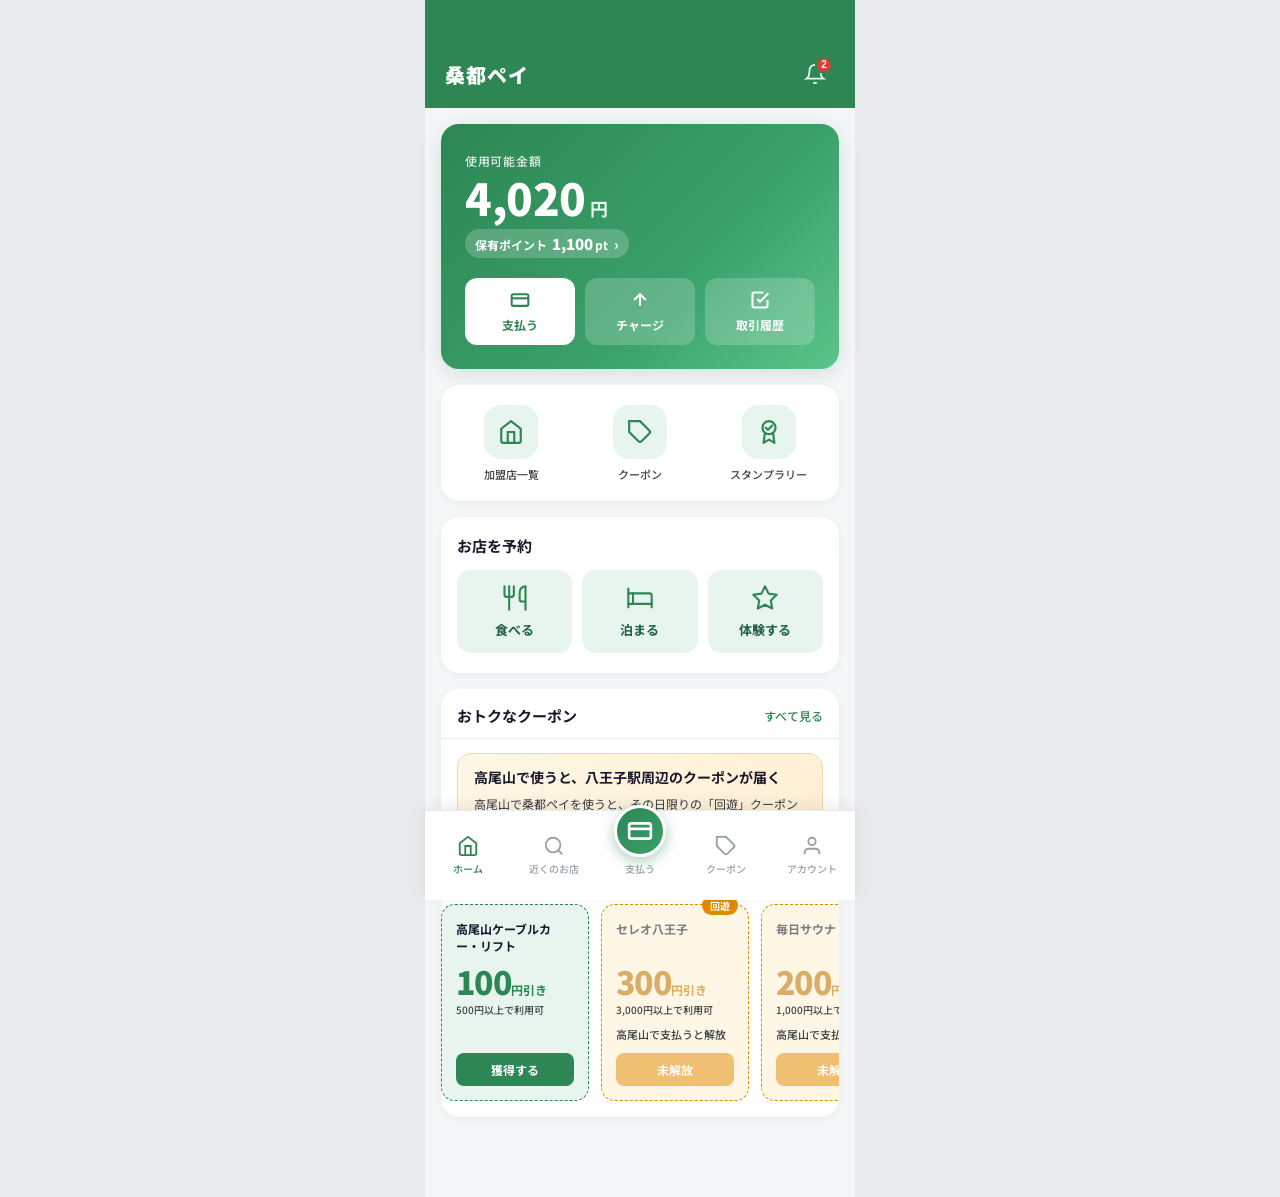
<file: index.html>
<!DOCTYPE html>
<html lang="ja">
<head>
  <meta charset="UTF-8">
  <meta name="viewport" content="width=device-width, initial-scale=1.0">
  <title>桑都ペイ</title>
  <link rel="stylesheet" href="style.css">
  <link rel="preconnect" href="https://fonts.googleapis.com">
  <link href="https://fonts.googleapis.com/css2?family=Noto+Sans+JP:wght@400;500;700;900&display=swap" rel="stylesheet">
</head>
<body>

  <header class="top-bar">
    <span class="logo-text">桑都ペイ</span>
    <button class="notification-btn" aria-label="お知らせ">
      <svg width="22" height="22" viewBox="0 0 24 24" fill="none" stroke="currentColor" stroke-width="2">
        <path d="M18 8A6 6 0 0 0 6 8c0 7-3 9-3 9h18s-3-2-3-9"/>
        <path d="M13.73 21a2 2 0 0 1-3.46 0"/>
      </svg>
    </button>
  </header>

  <main>
    <section class="balance-card">
      <div class="card-label">使用可能金額</div>
      <div class="card-amount">
        <span class="amount-value">4,000</span>
        <span class="amount-unit">円</span>
      </div>
      <!-- 保有ポイント（数字は js/state.js で書きかわる） -->
      <!-- 押すとポイントの詳細（points.html）へ -->
      <a href="points.html" class="card-points">保有ポイント <span class="points-value">0</span>pt<span class="card-points-arrow" aria-hidden="true">›</span></a>
      <div class="card-actions">
        <a href="pay.html" class="action-btn primary pay-btn">
          <svg width="20" height="20" viewBox="0 0 24 24" fill="none" stroke="currentColor" stroke-width="2.5">
            <rect x="2" y="5" width="20" height="14" rx="2"/>
            <path d="M2 10h20"/>
          </svg>
          支払う
        </a>
        <button class="action-btn secondary charge-btn">
          <svg width="20" height="20" viewBox="0 0 24 24" fill="none" stroke="currentColor" stroke-width="2.5">
            <path d="M12 5v14M5 12l7-7 7 7"/>
          </svg>
          チャージ
        </button>
        <button class="action-btn secondary history-btn">
          <svg width="20" height="20" viewBox="0 0 24 24" fill="none" stroke="currentColor" stroke-width="2.5">
            <path d="M9 11l3 3L22 4"/>
            <path d="M21 12v7a2 2 0 0 1-2 2H5a2 2 0 0 1-2-2V5a2 2 0 0 1 2-2h11"/>
          </svg>
          取引履歴
        </button>
      </div>
    </section>

    <section class="services">
      <a href="shops.html" class="service-item">
        <div class="service-icon">
          <svg width="26" height="26" viewBox="0 0 24 24" fill="none" stroke="currentColor" stroke-width="2">
            <path d="M3 9l9-7 9 7v11a2 2 0 0 1-2 2H5a2 2 0 0 1-2-2z"/>
            <polyline points="9 22 9 12 15 12 15 22"/>
          </svg>
        </div>
        <span>加盟店一覧</span>
      </a>
      <a href="coupons.html" class="service-item">
        <div class="service-icon">
          <svg width="26" height="26" viewBox="0 0 24 24" fill="none" stroke="currentColor" stroke-width="2">
            <path d="M20.59 13.41l-7.17 7.17a2 2 0 0 1-2.83 0L2 12V2h10l8.59 8.59a2 2 0 0 1 0 2.82z"/>
            <line x1="7" y1="7" x2="7.01" y2="7"/>
          </svg>
        </div>
        <span>クーポン</span>
      </a>
      <a href="coupons.html?kind=tour" class="service-item">
        <div class="service-icon">
          <svg width="26" height="26" viewBox="0 0 24 24" fill="none" stroke="currentColor" stroke-width="2" stroke-linecap="round" stroke-linejoin="round">
            <circle cx="12" cy="8" r="6"/>
            <polyline points="9 8 11 10 15 6"/>
            <path d="M8.2 13.3L7 22l5-3 5 3-1.2-8.7"/>
          </svg>
        </div>
        <span>スタンプラリー</span>
      </a>
    </section>

    <section class="reserve">
      <h2 class="reserve-title">お店を予約</h2>
      <div class="reserve-buttons">
        <a href="reserve.html?type=food" class="reserve-btn">
          <svg class="reserve-icon" width="28" height="28" viewBox="0 0 24 24" fill="none" stroke="currentColor" stroke-width="1.8" stroke-linecap="round" stroke-linejoin="round">
            <path d="M3 2v7c0 1.1.9 2 2 2h4a2 2 0 0 0 2-2V2"/>
            <path d="M7 2v20"/>
            <path d="M21 15V2a5 5 0 0 0-5 5v6c0 1.1.9 2 2 2h3zm0 0v7"/>
          </svg>
          食べる
        </a>
        <a href="reserve.html?type=stay" class="reserve-btn">
          <svg class="reserve-icon" width="28" height="28" viewBox="0 0 24 24" fill="none" stroke="currentColor" stroke-width="1.8" stroke-linecap="round" stroke-linejoin="round">
            <path d="M2 4v16"/>
            <path d="M2 8h18a2 2 0 0 1 2 2v10"/>
            <path d="M2 17h20"/>
            <path d="M6 8v9"/>
          </svg>
          泊まる
        </a>
        <a href="reserve.html?type=experience" class="reserve-btn">
          <svg class="reserve-icon" width="28" height="28" viewBox="0 0 24 24" fill="none" stroke="currentColor" stroke-width="1.8" stroke-linecap="round" stroke-linejoin="round">
            <polygon points="12 2 15.09 8.26 22 9.27 17 14.14 18.18 21.02 12 17.77 5.82 21.02 7 14.14 2 9.27 8.91 8.26 12 2"/>
          </svg>
          体験する
        </a>
      </div>
    </section>

    <section class="coupon">
      <div class="coupon-header">
        <h2>おトクなクーポン</h2>
        <a href="coupons.html" class="news-more">すべて見る</a>
      </div>
      <!-- 回遊クーポンの案内は js/ui-coupon.js で自動生成 -->
      <div class="tour-banner"></div>
      <div class="coupon-carousel">
        <!-- クーポンは js/page-home.js で自動生成 -->
      </div>
    </section>

  </main>

  <nav class="bottom-nav">
    <button class="nav-item active">
      <svg width="22" height="22" viewBox="0 0 24 24" fill="none" stroke="currentColor" stroke-width="2">
        <path d="M3 9l9-7 9 7v11a2 2 0 0 1-2 2H5a2 2 0 0 1-2-2z"/>
        <polyline points="9 22 9 12 15 12 15 22"/>
      </svg>
      <span>ホーム</span>
    </button>
    <a href="shops.html?sort=near" class="nav-item nav-near">
      <svg width="22" height="22" viewBox="0 0 24 24" fill="none" stroke="currentColor" stroke-width="2">
        <circle cx="11" cy="11" r="8"/><line x1="21" y1="21" x2="16.65" y2="16.65"/>
      </svg>
      <span>近くのお店</span>
    </a>
    <a href="pay.html" class="nav-item pay-nav">
      <div class="pay-circle">
        <svg width="26" height="26" viewBox="0 0 24 24" fill="none" stroke="white" stroke-width="2.5">
          <rect x="2" y="5" width="20" height="14" rx="2"/>
          <path d="M2 10h20"/>
        </svg>
      </div>
      <span>支払う</span>
    </a>
    <a href="coupons.html" class="nav-item nav-coupon">
      <svg width="22" height="22" viewBox="0 0 24 24" fill="none" stroke="currentColor" stroke-width="2">
        <path d="M20.59 13.41l-7.17 7.17a2 2 0 0 1-2.83 0L2 12V2h10l8.59 8.59a2 2 0 0 1 0 2.82z"/>
        <line x1="7" y1="7" x2="7.01" y2="7"/>
      </svg>
      <span>クーポン</span>
    </a>
    <a href="account.html" class="nav-item nav-account">
      <svg width="22" height="22" viewBox="0 0 24 24" fill="none" stroke="currentColor" stroke-width="2">
        <path d="M20 21v-2a4 4 0 0 0-4-4H8a4 4 0 0 0-4 4v2"/>
        <circle cx="12" cy="7" r="4"/>
      </svg>
      <span>アカウント</span>
    </a>
  </nav>
<!-- 読み込む順番を変えないでください（上のファイルを下のファイルが使います） -->
<script src="js/data.js"></script>
<script src="js/core.js"></script>
<script src="js/state.js"></script>
<script src="js/demo.js"></script>
<script src="js/ui-common.js"></script>
<script src="js/ui-coupon.js"></script>
<script src="js/ui-merchant.js"></script>
<script src="js/ui-pay.js"></script>
<script src="js/page-home.js"></script>
</body>
</html>
</file>
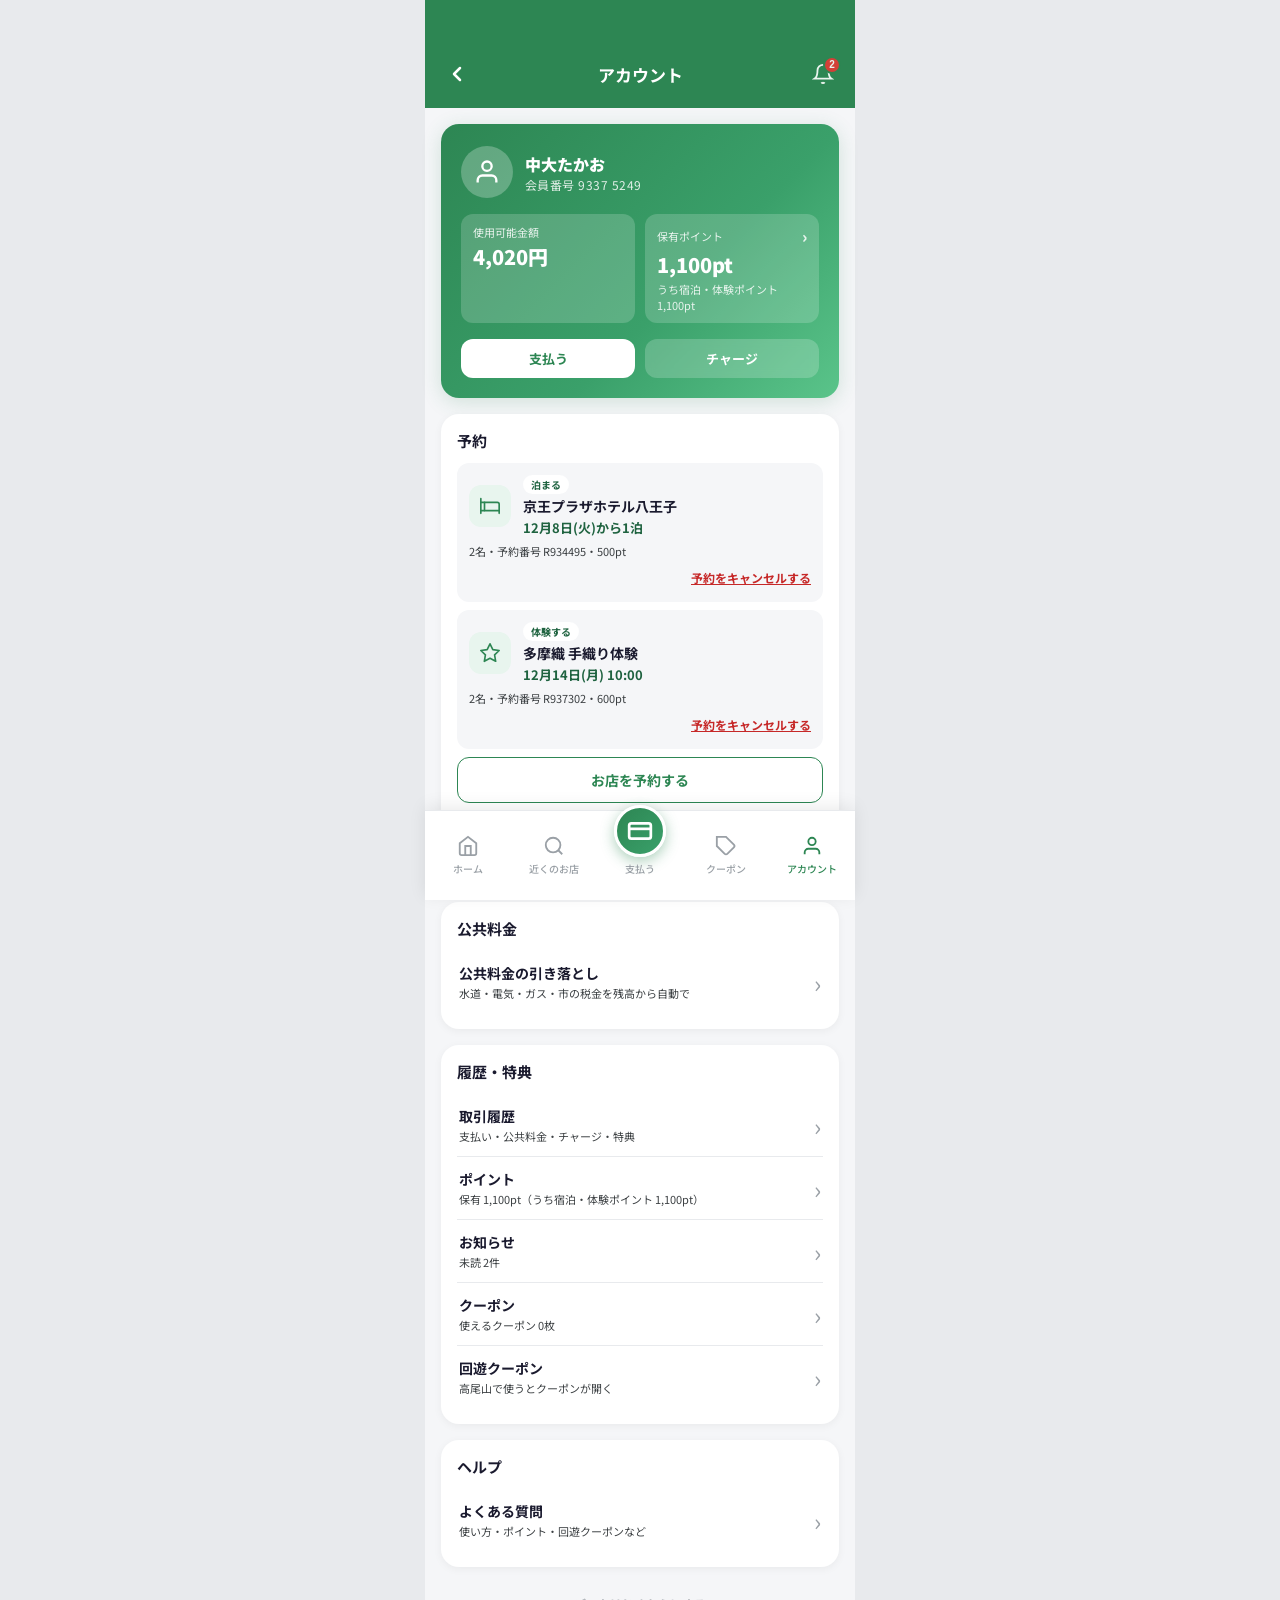
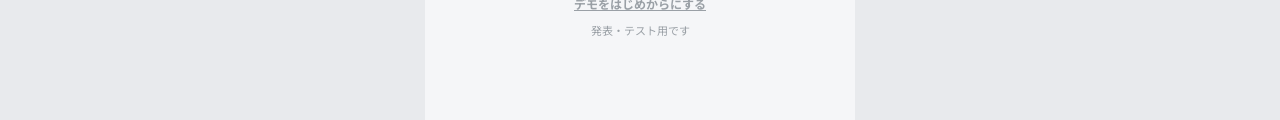
<file: account.html>
<!DOCTYPE html>
<html lang="ja">
<head>
  <meta charset="UTF-8">
  <meta name="viewport" content="width=device-width, initial-scale=1.0">
  <title>アカウント｜桑都ペイ</title>
  <link rel="stylesheet" href="style.css">
  <link rel="preconnect" href="https://fonts.googleapis.com">
  <link href="https://fonts.googleapis.com/css2?family=Noto+Sans+JP:wght@400;500;700;900&display=swap" rel="stylesheet">
</head>
<body>

  <header class="top-bar sub-bar">
    <a href="index.html" class="back-btn" aria-label="ホームに戻る">
      <svg width="24" height="24" viewBox="0 0 24 24" fill="none" stroke="currentColor" stroke-width="2.5" stroke-linecap="round" stroke-linejoin="round">
        <polyline points="15 18 9 12 15 6"/>
      </svg>
    </a>
    <h1 class="page-title">アカウント</h1>
    <button class="notification-btn" aria-label="お知らせ">
      <svg width="22" height="22" viewBox="0 0 24 24" fill="none" stroke="currentColor" stroke-width="2">
        <path d="M18 8A6 6 0 0 0 6 8c0 7-3 9-3 9h18s-3-2-3-9"/>
        <path d="M13.73 21a2 2 0 0 1-3.46 0"/>
      </svg>
    </button>
  </header>

  <!-- 中身はすべて js/page-account.js で自動生成 -->
  <main class="account-page">
    <!-- 会員情報・残高・ポイント -->
    <section class="account-card"></section>

    <section class="stamp-section">
      <h2 class="stamp-section-title">予約</h2>
      <div class="account-reservations"></div>
    </section>

    <section class="stamp-section">
      <h2 class="stamp-section-title">公共料金</h2>
      <div class="account-bills"></div>
    </section>

    <section class="stamp-section">
      <h2 class="stamp-section-title">履歴・特典</h2>
      <div class="account-menu"></div>
    </section>

    <section class="stamp-section">
      <h2 class="stamp-section-title">ヘルプ</h2>
      <div class="account-help"></div>
    </section>

    <!-- 発表・テスト用 -->
    <section class="account-demo"></section>
  </main>

  <nav class="bottom-nav">
    <a href="index.html" class="nav-item">
      <svg width="22" height="22" viewBox="0 0 24 24" fill="none" stroke="currentColor" stroke-width="2">
        <path d="M3 9l9-7 9 7v11a2 2 0 0 1-2 2H5a2 2 0 0 1-2-2z"/>
        <polyline points="9 22 9 12 15 12 15 22"/>
      </svg>
      <span>ホーム</span>
    </a>
    <a href="shops.html?sort=near" class="nav-item nav-near">
      <svg width="22" height="22" viewBox="0 0 24 24" fill="none" stroke="currentColor" stroke-width="2">
        <circle cx="11" cy="11" r="8"/><line x1="21" y1="21" x2="16.65" y2="16.65"/>
      </svg>
      <span>近くのお店</span>
    </a>
    <a href="pay.html" class="nav-item pay-nav">
      <div class="pay-circle">
        <svg width="26" height="26" viewBox="0 0 24 24" fill="none" stroke="white" stroke-width="2.5">
          <rect x="2" y="5" width="20" height="14" rx="2"/>
          <path d="M2 10h20"/>
        </svg>
      </div>
      <span>支払う</span>
    </a>
    <a href="coupons.html" class="nav-item nav-coupon">
      <svg width="22" height="22" viewBox="0 0 24 24" fill="none" stroke="currentColor" stroke-width="2">
        <path d="M20.59 13.41l-7.17 7.17a2 2 0 0 1-2.83 0L2 12V2h10l8.59 8.59a2 2 0 0 1 0 2.82z"/>
        <line x1="7" y1="7" x2="7.01" y2="7"/>
      </svg>
      <span>クーポン</span>
    </a>
    <a href="account.html" class="nav-item nav-account active">
      <svg width="22" height="22" viewBox="0 0 24 24" fill="none" stroke="currentColor" stroke-width="2">
        <path d="M20 21v-2a4 4 0 0 0-4-4H8a4 4 0 0 0-4 4v2"/>
        <circle cx="12" cy="7" r="4"/>
      </svg>
      <span>アカウント</span>
    </a>
  </nav>
<!-- 読み込む順番を変えないでください（上のファイルを下のファイルが使います） -->
<script src="js/data.js"></script>
<script src="js/core.js"></script>
<script src="js/state.js"></script>
<script src="js/demo.js"></script>
<script src="js/ui-common.js"></script>
<script src="js/ui-coupon.js"></script>
<script src="js/ui-merchant.js"></script>
<script src="js/ui-pay.js"></script>
<script src="js/ui-reservation.js"></script>
<script src="js/page-account.js"></script>
</body>
</html>
</file>
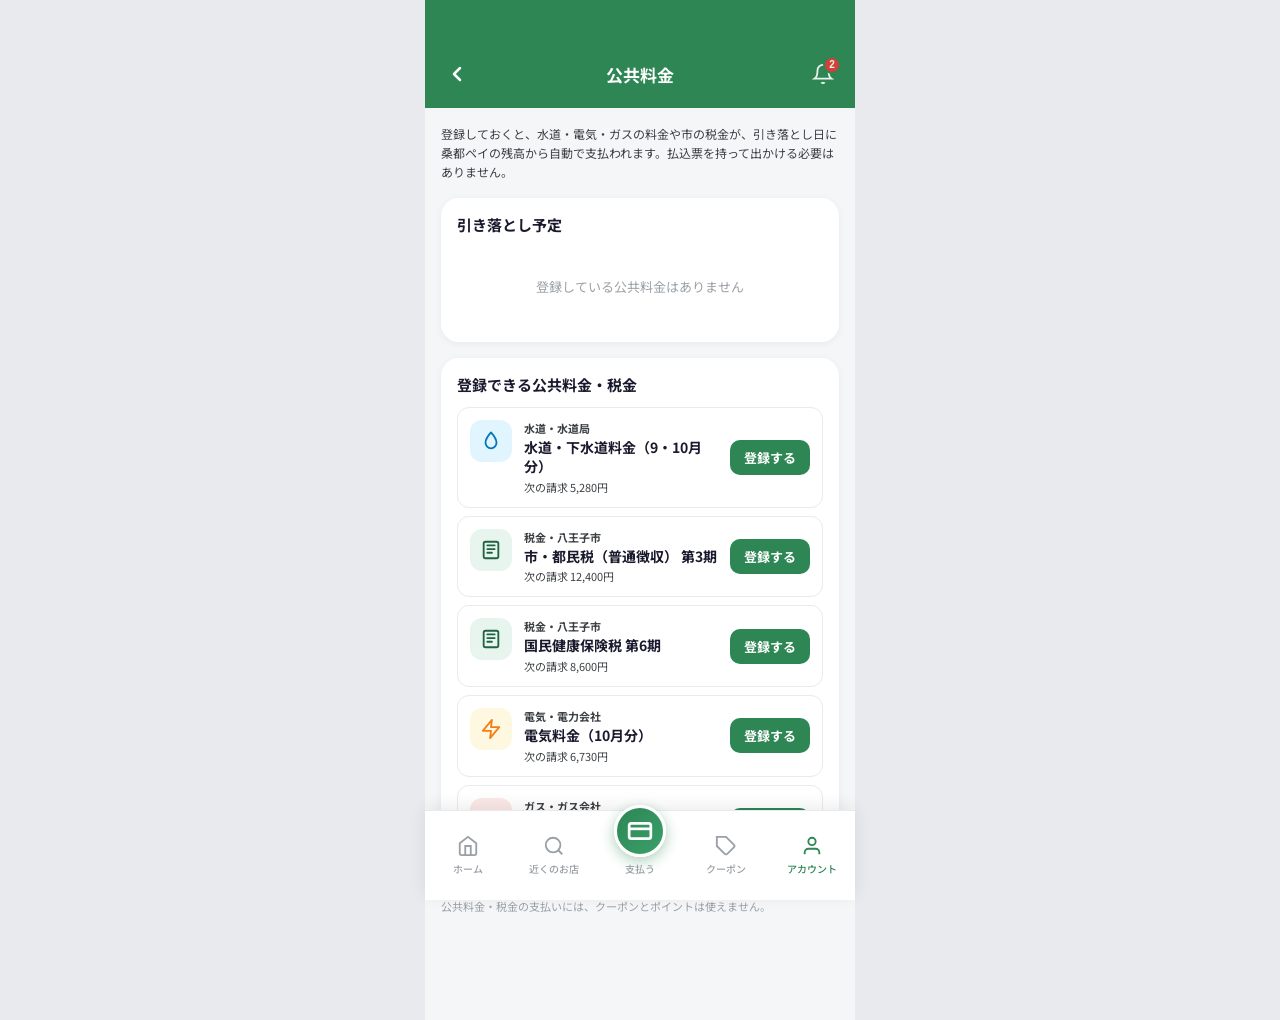
<file: bills.html>
<!DOCTYPE html>
<html lang="ja">
<head>
  <meta charset="UTF-8">
  <meta name="viewport" content="width=device-width, initial-scale=1.0">
  <title>公共料金の引き落とし｜桑都ペイ</title>
  <link rel="stylesheet" href="style.css">
  <link rel="preconnect" href="https://fonts.googleapis.com">
  <link href="https://fonts.googleapis.com/css2?family=Noto+Sans+JP:wght@400;500;700;900&display=swap" rel="stylesheet">
</head>
<body>

  <header class="top-bar sub-bar">
    <a href="account.html" class="back-btn" aria-label="アカウントに戻る">
      <svg width="24" height="24" viewBox="0 0 24 24" fill="none" stroke="currentColor" stroke-width="2.5" stroke-linecap="round" stroke-linejoin="round">
        <polyline points="15 18 9 12 15 6"/>
      </svg>
    </a>
    <h1 class="page-title">公共料金</h1>
    <button class="notification-btn" aria-label="お知らせ">
      <svg width="22" height="22" viewBox="0 0 24 24" fill="none" stroke="currentColor" stroke-width="2">
        <path d="M18 8A6 6 0 0 0 6 8c0 7-3 9-3 9h18s-3-2-3-9"/>
        <path d="M13.73 21a2 2 0 0 1-3.46 0"/>
      </svg>
    </button>
  </header>

  <!-- 中身は js/page-bills.js で自動生成（部品は js/ui-bill.js） -->
  <main class="bills-page"></main>

  <nav class="bottom-nav">
    <a href="index.html" class="nav-item">
      <svg width="22" height="22" viewBox="0 0 24 24" fill="none" stroke="currentColor" stroke-width="2">
        <path d="M3 9l9-7 9 7v11a2 2 0 0 1-2 2H5a2 2 0 0 1-2-2z"/>
        <polyline points="9 22 9 12 15 12 15 22"/>
      </svg>
      <span>ホーム</span>
    </a>
    <a href="shops.html?sort=near" class="nav-item nav-near">
      <svg width="22" height="22" viewBox="0 0 24 24" fill="none" stroke="currentColor" stroke-width="2">
        <circle cx="11" cy="11" r="8"/><line x1="21" y1="21" x2="16.65" y2="16.65"/>
      </svg>
      <span>近くのお店</span>
    </a>
    <a href="pay.html" class="nav-item pay-nav">
      <div class="pay-circle">
        <svg width="26" height="26" viewBox="0 0 24 24" fill="none" stroke="white" stroke-width="2.5">
          <rect x="2" y="5" width="20" height="14" rx="2"/>
          <path d="M2 10h20"/>
        </svg>
      </div>
      <span>支払う</span>
    </a>
    <a href="coupons.html" class="nav-item nav-coupon">
      <svg width="22" height="22" viewBox="0 0 24 24" fill="none" stroke="currentColor" stroke-width="2">
        <path d="M20.59 13.41l-7.17 7.17a2 2 0 0 1-2.83 0L2 12V2h10l8.59 8.59a2 2 0 0 1 0 2.82z"/>
        <line x1="7" y1="7" x2="7.01" y2="7"/>
      </svg>
      <span>クーポン</span>
    </a>
    <a href="account.html" class="nav-item nav-account active">
      <svg width="22" height="22" viewBox="0 0 24 24" fill="none" stroke="currentColor" stroke-width="2">
        <path d="M20 21v-2a4 4 0 0 0-4-4H8a4 4 0 0 0-4 4v2"/>
        <circle cx="12" cy="7" r="4"/>
      </svg>
      <span>アカウント</span>
    </a>
  </nav>
<!-- 読み込む順番を変えないでください（上のファイルを下のファイルが使います） -->
<script src="js/data.js"></script>
<script src="js/core.js"></script>
<script src="js/state.js"></script>
<script src="js/demo.js"></script>
<script src="js/ui-common.js"></script>
<script src="js/ui-coupon.js"></script>
<script src="js/ui-merchant.js"></script>
<script src="js/ui-pay.js"></script>
<script src="js/ui-bill.js"></script>
<script src="js/page-bills.js"></script>
</body>
</html>
</file>
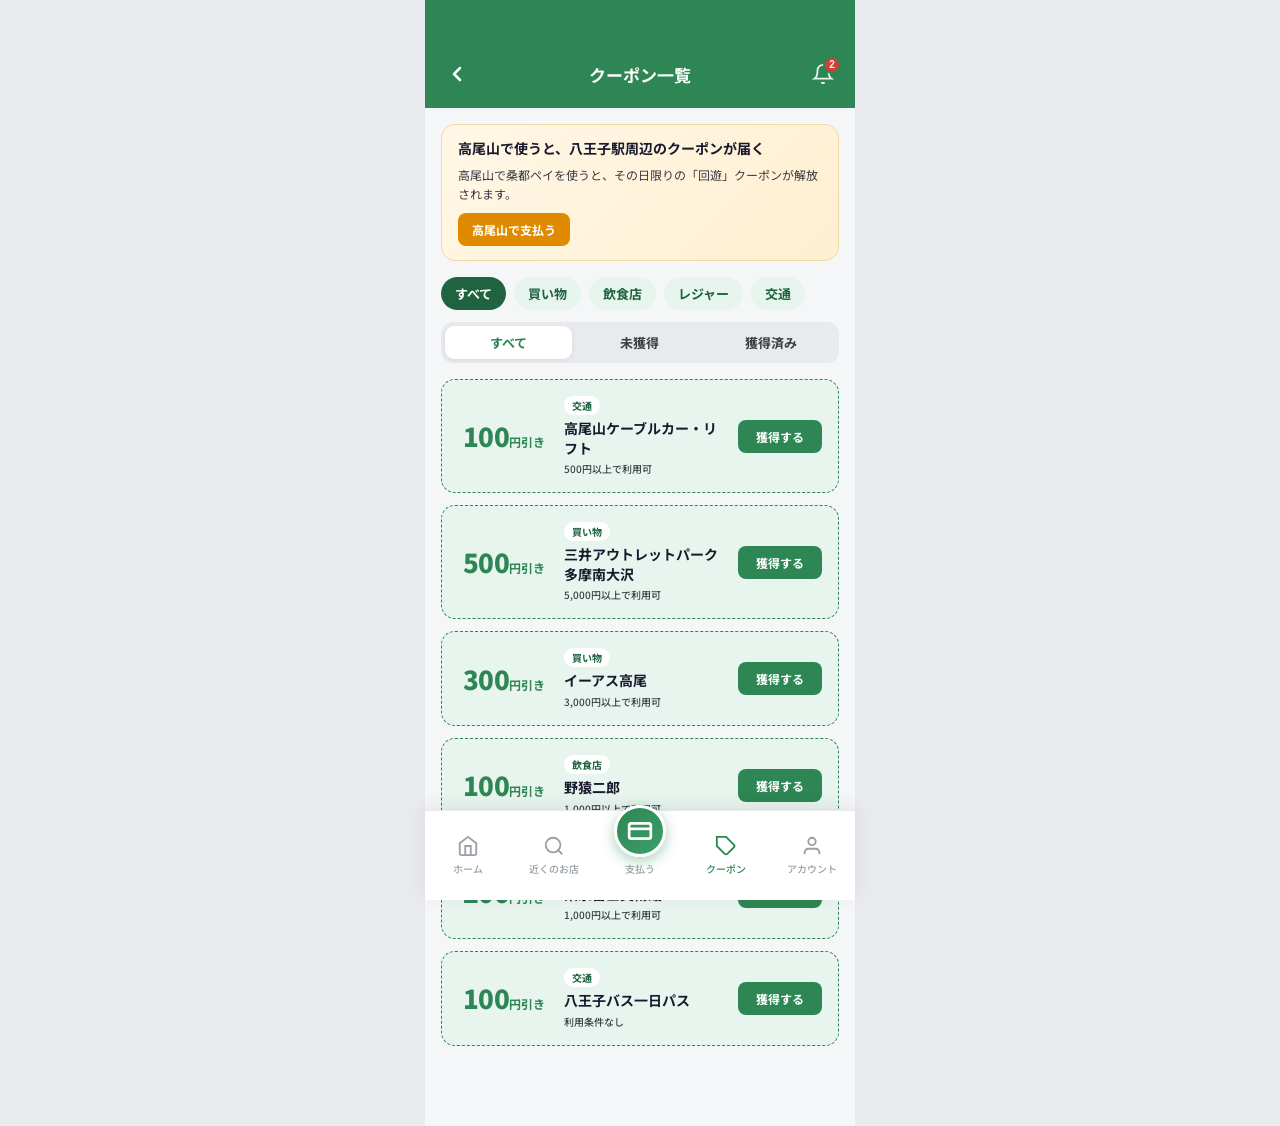
<file: coupons.html>
<!DOCTYPE html>
<html lang="ja">
<head>
  <meta charset="UTF-8">
  <meta name="viewport" content="width=device-width, initial-scale=1.0">
  <title>クーポン一覧｜桑都ペイ</title>
  <link rel="stylesheet" href="style.css">
  <link rel="preconnect" href="https://fonts.googleapis.com">
  <link href="https://fonts.googleapis.com/css2?family=Noto+Sans+JP:wght@400;500;700;900&display=swap" rel="stylesheet">
</head>
<body>

  <header class="top-bar sub-bar">
    <a href="index.html" class="back-btn" aria-label="ホームに戻る">
      <svg width="24" height="24" viewBox="0 0 24 24" fill="none" stroke="currentColor" stroke-width="2.5" stroke-linecap="round" stroke-linejoin="round">
        <polyline points="15 18 9 12 15 6"/>
      </svg>
    </a>
    <h1 class="page-title">クーポン一覧</h1>
    <button class="notification-btn" aria-label="お知らせ">
      <svg width="22" height="22" viewBox="0 0 24 24" fill="none" stroke="currentColor" stroke-width="2">
        <path d="M18 8A6 6 0 0 0 6 8c0 7-3 9-3 9h18s-3-2-3-9"/>
        <path d="M13.73 21a2 2 0 0 1-3.46 0"/>
      </svg>
    </button>
  </header>

  <main>
    <!-- 回遊クーポンの案内は js/ui-coupon.js で自動生成 -->
    <div class="tour-banner tour-banner-page"></div>

    <!-- 回遊クーポンだけのとき（coupons.html?kind=tour）に出す、回遊クーポンのページへの入口 -->
    <a href="stamp.html" class="tour-page-link" hidden>
      <span class="tour-page-link-text">
        <strong>解放のつながり・スタンプラリーを見る</strong>
        <span>どこで払うと次のクーポンが開くか、ルートごとのスタンプカード</span>
      </span>
      <span class="pay-coupon-arrow">›</span>
    </a>

    <!-- カテゴリのボタンは js/page-coupons.js で自動生成 -->
    <div class="category-chips"></div>

    <div class="coupon-tabs">
      <button class="coupon-tab active" data-filter="all">すべて</button>
      <button class="coupon-tab" data-filter="available">未獲得</button>
      <button class="coupon-tab" data-filter="acquired">獲得済み</button>
    </div>

    <section class="coupon-list">
      <!-- クーポンは js/page-coupons.js で自動生成 -->
      <p class="coupon-empty" hidden>該当するクーポンはありません</p>
    </section>
  </main>

  <nav class="bottom-nav">
    <a href="index.html" class="nav-item">
      <svg width="22" height="22" viewBox="0 0 24 24" fill="none" stroke="currentColor" stroke-width="2">
        <path d="M3 9l9-7 9 7v11a2 2 0 0 1-2 2H5a2 2 0 0 1-2-2z"/>
        <polyline points="9 22 9 12 15 12 15 22"/>
      </svg>
      <span>ホーム</span>
    </a>
    <a href="shops.html?sort=near" class="nav-item nav-near">
      <svg width="22" height="22" viewBox="0 0 24 24" fill="none" stroke="currentColor" stroke-width="2">
        <circle cx="11" cy="11" r="8"/><line x1="21" y1="21" x2="16.65" y2="16.65"/>
      </svg>
      <span>近くのお店</span>
    </a>
    <a href="pay.html" class="nav-item pay-nav">
      <div class="pay-circle">
        <svg width="26" height="26" viewBox="0 0 24 24" fill="none" stroke="white" stroke-width="2.5">
          <rect x="2" y="5" width="20" height="14" rx="2"/>
          <path d="M2 10h20"/>
        </svg>
      </div>
      <span>支払う</span>
    </a>
    <a href="coupons.html" class="nav-item nav-coupon active">
      <svg width="22" height="22" viewBox="0 0 24 24" fill="none" stroke="currentColor" stroke-width="2">
        <path d="M20.59 13.41l-7.17 7.17a2 2 0 0 1-2.83 0L2 12V2h10l8.59 8.59a2 2 0 0 1 0 2.82z"/>
        <line x1="7" y1="7" x2="7.01" y2="7"/>
      </svg>
      <span>クーポン</span>
    </a>
    <a href="account.html" class="nav-item nav-account">
      <svg width="22" height="22" viewBox="0 0 24 24" fill="none" stroke="currentColor" stroke-width="2">
        <path d="M20 21v-2a4 4 0 0 0-4-4H8a4 4 0 0 0-4 4v2"/>
        <circle cx="12" cy="7" r="4"/>
      </svg>
      <span>アカウント</span>
    </a>
  </nav>
<!-- 読み込む順番を変えないでください（上のファイルを下のファイルが使います） -->
<script src="js/data.js"></script>
<script src="js/core.js"></script>
<script src="js/state.js"></script>
<script src="js/demo.js"></script>
<script src="js/ui-common.js"></script>
<script src="js/ui-coupon.js"></script>
<script src="js/ui-merchant.js"></script>
<script src="js/ui-pay.js"></script>
<script src="js/page-coupons.js"></script>
</body>
</html>
</file>
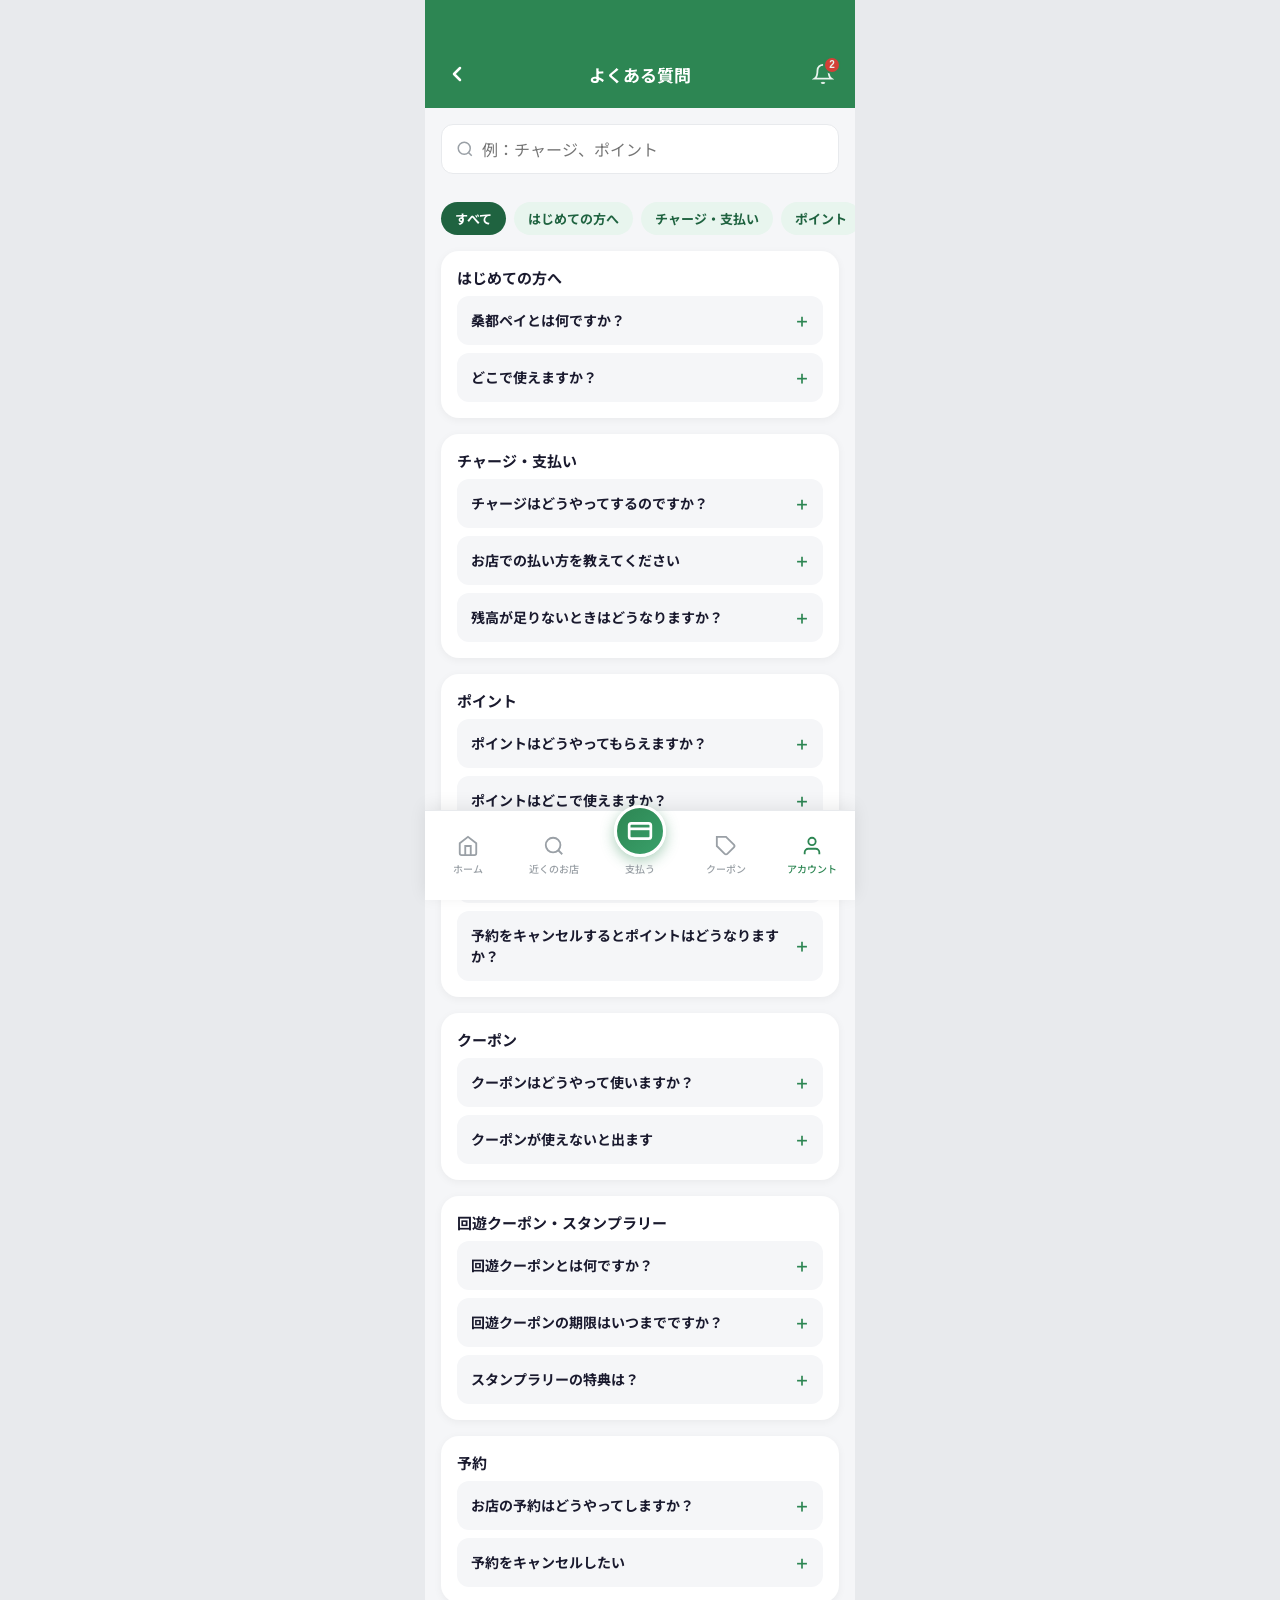
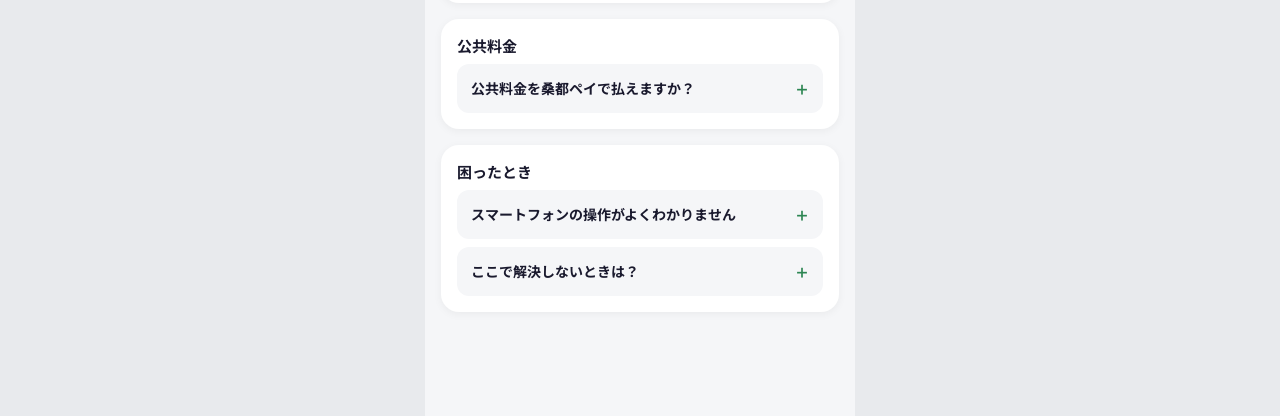
<file: faq.html>
<!DOCTYPE html>
<html lang="ja">
<head>
  <meta charset="UTF-8">
  <meta name="viewport" content="width=device-width, initial-scale=1.0">
  <title>よくある質問｜桑都ペイ</title>
  <link rel="stylesheet" href="style.css">
  <link rel="preconnect" href="https://fonts.googleapis.com">
  <link href="https://fonts.googleapis.com/css2?family=Noto+Sans+JP:wght@400;500;700;900&display=swap" rel="stylesheet">
</head>
<body>

  <header class="top-bar sub-bar">
    <a href="account.html" class="back-btn" aria-label="アカウントに戻る">
      <svg width="24" height="24" viewBox="0 0 24 24" fill="none" stroke="currentColor" stroke-width="2.5" stroke-linecap="round" stroke-linejoin="round">
        <polyline points="15 18 9 12 15 6"/>
      </svg>
    </a>
    <h1 class="page-title">よくある質問</h1>
    <button class="notification-btn" aria-label="お知らせ">
      <svg width="22" height="22" viewBox="0 0 24 24" fill="none" stroke="currentColor" stroke-width="2">
        <path d="M18 8A6 6 0 0 0 6 8c0 7-3 9-3 9h18s-3-2-3-9"/>
        <path d="M13.73 21a2 2 0 0 1-3.46 0"/>
      </svg>
    </button>
  </header>

  <!-- 中身は js/page-faq.js で自動生成（質問と答えは js/data.js の FAQS） -->
  <main class="faq-page">
    <label class="search-box faq-search">
      <svg width="18" height="18" viewBox="0 0 24 24" fill="none" stroke="currentColor" stroke-width="2" aria-hidden="true">
        <circle cx="11" cy="11" r="8"/><line x1="21" y1="21" x2="16.65" y2="16.65"/>
      </svg>
      <input type="search" class="merchant-search faq-search-input" placeholder="例：チャージ、ポイント" aria-label="よくある質問を検索">
    </label>
    <div class="category-chips faq-chips"></div>
    <div class="faq-list"></div>
    <p class="coupon-empty faq-empty" hidden>あてはまる質問がありません。ことばを変えてみてください。</p>
  </main>

  <nav class="bottom-nav">
    <a href="index.html" class="nav-item">
      <svg width="22" height="22" viewBox="0 0 24 24" fill="none" stroke="currentColor" stroke-width="2">
        <path d="M3 9l9-7 9 7v11a2 2 0 0 1-2 2H5a2 2 0 0 1-2-2z"/>
        <polyline points="9 22 9 12 15 12 15 22"/>
      </svg>
      <span>ホーム</span>
    </a>
    <a href="shops.html?sort=near" class="nav-item nav-near">
      <svg width="22" height="22" viewBox="0 0 24 24" fill="none" stroke="currentColor" stroke-width="2">
        <circle cx="11" cy="11" r="8"/><line x1="21" y1="21" x2="16.65" y2="16.65"/>
      </svg>
      <span>近くのお店</span>
    </a>
    <a href="pay.html" class="nav-item pay-nav">
      <div class="pay-circle">
        <svg width="26" height="26" viewBox="0 0 24 24" fill="none" stroke="white" stroke-width="2.5">
          <rect x="2" y="5" width="20" height="14" rx="2"/>
          <path d="M2 10h20"/>
        </svg>
      </div>
      <span>支払う</span>
    </a>
    <a href="coupons.html" class="nav-item nav-coupon">
      <svg width="22" height="22" viewBox="0 0 24 24" fill="none" stroke="currentColor" stroke-width="2">
        <path d="M20.59 13.41l-7.17 7.17a2 2 0 0 1-2.83 0L2 12V2h10l8.59 8.59a2 2 0 0 1 0 2.82z"/>
        <line x1="7" y1="7" x2="7.01" y2="7"/>
      </svg>
      <span>クーポン</span>
    </a>
    <a href="account.html" class="nav-item nav-account active">
      <svg width="22" height="22" viewBox="0 0 24 24" fill="none" stroke="currentColor" stroke-width="2">
        <path d="M20 21v-2a4 4 0 0 0-4-4H8a4 4 0 0 0-4 4v2"/>
        <circle cx="12" cy="7" r="4"/>
      </svg>
      <span>アカウント</span>
    </a>
  </nav>
<!-- 読み込む順番を変えないでください（上のファイルを下のファイルが使います） -->
<script src="js/data.js"></script>
<script src="js/core.js"></script>
<script src="js/state.js"></script>
<script src="js/demo.js"></script>
<script src="js/ui-common.js"></script>
<script src="js/ui-coupon.js"></script>
<script src="js/ui-merchant.js"></script>
<script src="js/ui-pay.js"></script>
<script src="js/page-faq.js"></script>
</body>
</html>
</file>
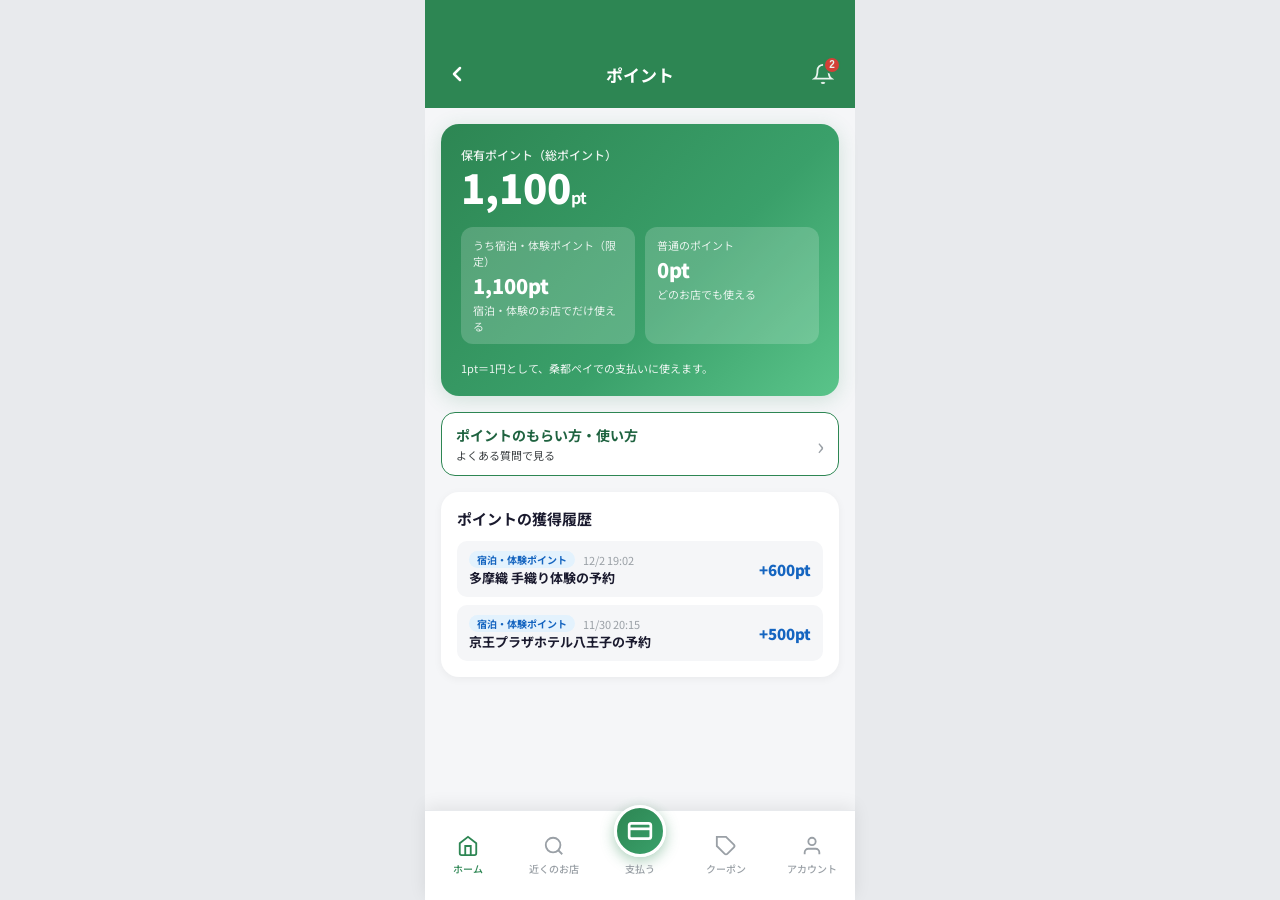
<file: points.html>
<!DOCTYPE html>
<html lang="ja">
<head>
  <meta charset="UTF-8">
  <meta name="viewport" content="width=device-width, initial-scale=1.0">
  <title>ポイント｜桑都ペイ</title>
  <link rel="stylesheet" href="style.css">
  <link rel="preconnect" href="https://fonts.googleapis.com">
  <link href="https://fonts.googleapis.com/css2?family=Noto+Sans+JP:wght@400;500;700;900&display=swap" rel="stylesheet">
</head>
<body>

  <header class="top-bar sub-bar">
    <a href="index.html" class="back-btn" aria-label="ホームに戻る">
      <svg width="24" height="24" viewBox="0 0 24 24" fill="none" stroke="currentColor" stroke-width="2.5" stroke-linecap="round" stroke-linejoin="round">
        <polyline points="15 18 9 12 15 6"/>
      </svg>
    </a>
    <h1 class="page-title">ポイント</h1>
    <button class="notification-btn" aria-label="お知らせ">
      <svg width="22" height="22" viewBox="0 0 24 24" fill="none" stroke="currentColor" stroke-width="2">
        <path d="M18 8A6 6 0 0 0 6 8c0 7-3 9-3 9h18s-3-2-3-9"/>
        <path d="M13.73 21a2 2 0 0 1-3.46 0"/>
      </svg>
    </button>
  </header>

  <!-- 中身は js/page-points.js で自動生成。ホームの「保有ポイント」から開く -->
  <main class="points-page"></main>

  <nav class="bottom-nav">
    <a href="index.html" class="nav-item active">
      <svg width="22" height="22" viewBox="0 0 24 24" fill="none" stroke="currentColor" stroke-width="2">
        <path d="M3 9l9-7 9 7v11a2 2 0 0 1-2 2H5a2 2 0 0 1-2-2z"/>
        <polyline points="9 22 9 12 15 12 15 22"/>
      </svg>
      <span>ホーム</span>
    </a>
    <a href="shops.html?sort=near" class="nav-item nav-near">
      <svg width="22" height="22" viewBox="0 0 24 24" fill="none" stroke="currentColor" stroke-width="2">
        <circle cx="11" cy="11" r="8"/><line x1="21" y1="21" x2="16.65" y2="16.65"/>
      </svg>
      <span>近くのお店</span>
    </a>
    <a href="pay.html" class="nav-item pay-nav">
      <div class="pay-circle">
        <svg width="26" height="26" viewBox="0 0 24 24" fill="none" stroke="white" stroke-width="2.5">
          <rect x="2" y="5" width="20" height="14" rx="2"/>
          <path d="M2 10h20"/>
        </svg>
      </div>
      <span>支払う</span>
    </a>
    <a href="coupons.html" class="nav-item nav-coupon">
      <svg width="22" height="22" viewBox="0 0 24 24" fill="none" stroke="currentColor" stroke-width="2">
        <path d="M20.59 13.41l-7.17 7.17a2 2 0 0 1-2.83 0L2 12V2h10l8.59 8.59a2 2 0 0 1 0 2.82z"/>
        <line x1="7" y1="7" x2="7.01" y2="7"/>
      </svg>
      <span>クーポン</span>
    </a>
    <a href="account.html" class="nav-item nav-account">
      <svg width="22" height="22" viewBox="0 0 24 24" fill="none" stroke="currentColor" stroke-width="2">
        <path d="M20 21v-2a4 4 0 0 0-4-4H8a4 4 0 0 0-4 4v2"/>
        <circle cx="12" cy="7" r="4"/>
      </svg>
      <span>アカウント</span>
    </a>
  </nav>
<!-- 読み込む順番を変えないでください（上のファイルを下のファイルが使います） -->
<script src="js/data.js"></script>
<script src="js/core.js"></script>
<script src="js/state.js"></script>
<script src="js/demo.js"></script>
<script src="js/ui-common.js"></script>
<script src="js/ui-coupon.js"></script>
<script src="js/ui-merchant.js"></script>
<script src="js/ui-pay.js"></script>
<script src="js/page-points.js"></script>
</body>
</html>
</file>
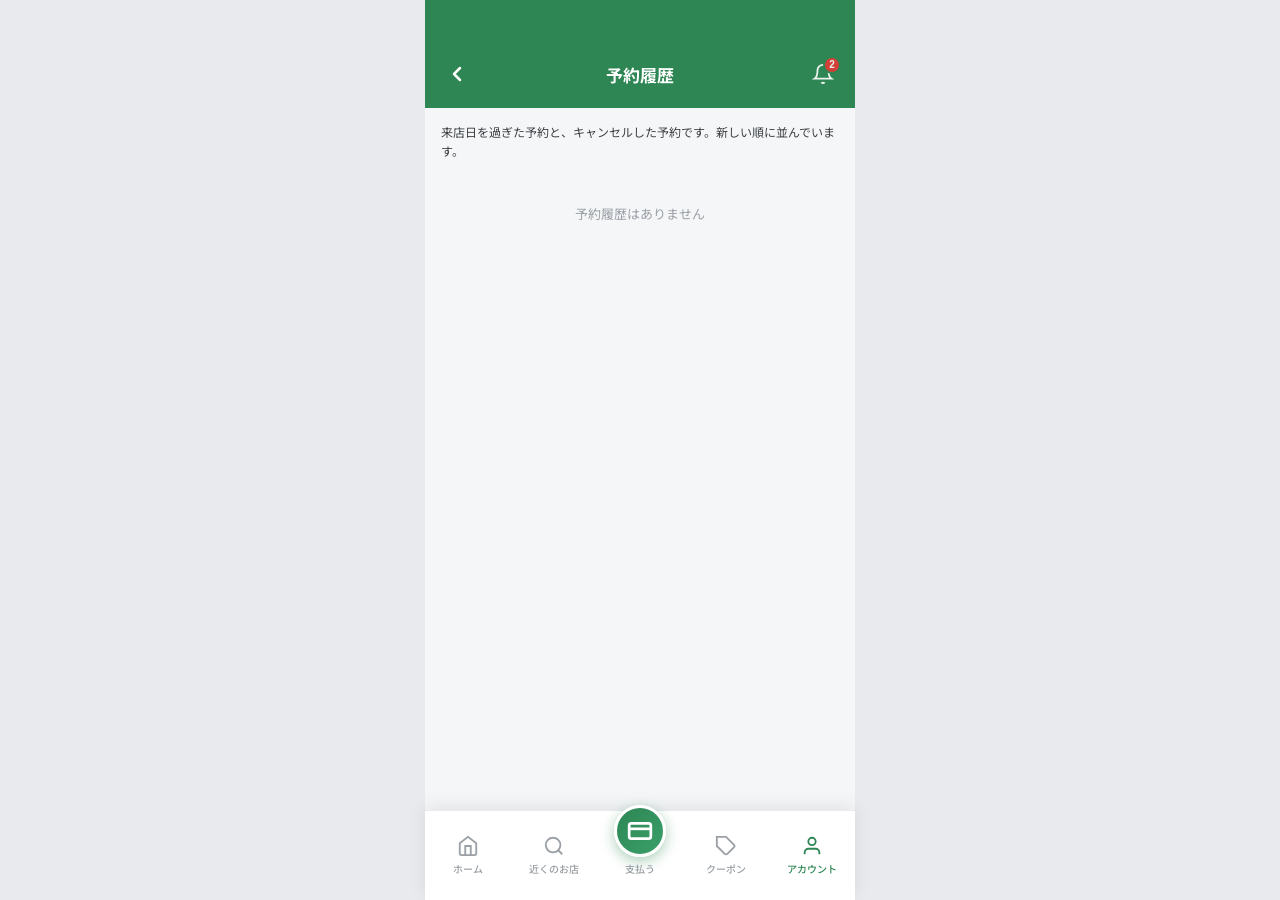
<file: reservation-history.html>
<!DOCTYPE html>
<html lang="ja">
<head>
  <meta charset="UTF-8">
  <meta name="viewport" content="width=device-width, initial-scale=1.0">
  <title>予約履歴｜桑都ペイ</title>
  <link rel="stylesheet" href="style.css">
  <link rel="preconnect" href="https://fonts.googleapis.com">
  <link href="https://fonts.googleapis.com/css2?family=Noto+Sans+JP:wght@400;500;700;900&display=swap" rel="stylesheet">
</head>
<body>

  <header class="top-bar sub-bar">
    <a href="account.html" class="back-btn" aria-label="アカウントに戻る">
      <svg width="24" height="24" viewBox="0 0 24 24" fill="none" stroke="currentColor" stroke-width="2.5" stroke-linecap="round" stroke-linejoin="round">
        <polyline points="15 18 9 12 15 6"/>
      </svg>
    </a>
    <h1 class="page-title">予約履歴</h1>
    <button class="notification-btn" aria-label="お知らせ">
      <svg width="22" height="22" viewBox="0 0 24 24" fill="none" stroke="currentColor" stroke-width="2">
        <path d="M18 8A6 6 0 0 0 6 8c0 7-3 9-3 9h18s-3-2-3-9"/>
        <path d="M13.73 21a2 2 0 0 1-3.46 0"/>
      </svg>
    </button>
  </header>

  <!-- 予約のカードは js/page-reservation-history.js で自動生成 -->
  <main class="reservation-history-page">
    <p class="reserve-lead">来店日を過ぎた予約と、キャンセルした予約です。新しい順に並んでいます。</p>
    <section class="shop-list reservation-history"></section>
  </main>

  <nav class="bottom-nav">
    <a href="index.html" class="nav-item">
      <svg width="22" height="22" viewBox="0 0 24 24" fill="none" stroke="currentColor" stroke-width="2">
        <path d="M3 9l9-7 9 7v11a2 2 0 0 1-2 2H5a2 2 0 0 1-2-2z"/>
        <polyline points="9 22 9 12 15 12 15 22"/>
      </svg>
      <span>ホーム</span>
    </a>
    <a href="shops.html?sort=near" class="nav-item nav-near">
      <svg width="22" height="22" viewBox="0 0 24 24" fill="none" stroke="currentColor" stroke-width="2">
        <circle cx="11" cy="11" r="8"/><line x1="21" y1="21" x2="16.65" y2="16.65"/>
      </svg>
      <span>近くのお店</span>
    </a>
    <a href="pay.html" class="nav-item pay-nav">
      <div class="pay-circle">
        <svg width="26" height="26" viewBox="0 0 24 24" fill="none" stroke="white" stroke-width="2.5">
          <rect x="2" y="5" width="20" height="14" rx="2"/>
          <path d="M2 10h20"/>
        </svg>
      </div>
      <span>支払う</span>
    </a>
    <a href="coupons.html" class="nav-item nav-coupon">
      <svg width="22" height="22" viewBox="0 0 24 24" fill="none" stroke="currentColor" stroke-width="2">
        <path d="M20.59 13.41l-7.17 7.17a2 2 0 0 1-2.83 0L2 12V2h10l8.59 8.59a2 2 0 0 1 0 2.82z"/>
        <line x1="7" y1="7" x2="7.01" y2="7"/>
      </svg>
      <span>クーポン</span>
    </a>
    <a href="account.html" class="nav-item nav-account active">
      <svg width="22" height="22" viewBox="0 0 24 24" fill="none" stroke="currentColor" stroke-width="2">
        <path d="M20 21v-2a4 4 0 0 0-4-4H8a4 4 0 0 0-4 4v2"/>
        <circle cx="12" cy="7" r="4"/>
      </svg>
      <span>アカウント</span>
    </a>
  </nav>
<!-- 読み込む順番を変えないでください（上のファイルを下のファイルが使います） -->
<script src="js/data.js"></script>
<script src="js/core.js"></script>
<script src="js/state.js"></script>
<script src="js/demo.js"></script>
<script src="js/ui-common.js"></script>
<script src="js/ui-coupon.js"></script>
<script src="js/ui-merchant.js"></script>
<script src="js/ui-pay.js"></script>
<script src="js/ui-reservation.js"></script>
<script src="js/page-reservation-history.js"></script>
</body>
</html>
</file>
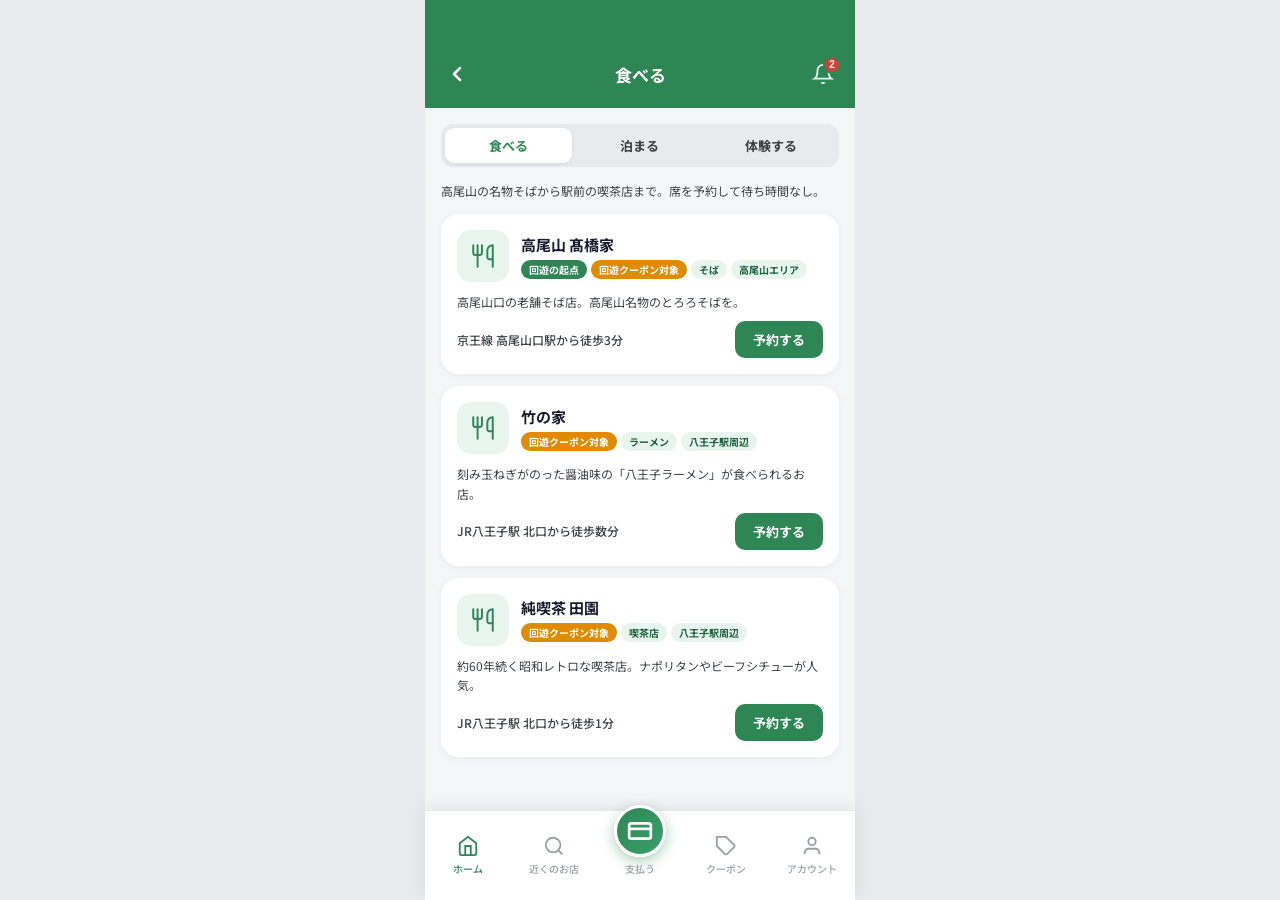
<file: reserve.html>
<!DOCTYPE html>
<html lang="ja">
<head>
  <meta charset="UTF-8">
  <meta name="viewport" content="width=device-width, initial-scale=1.0">
  <title>お店を予約｜桑都ペイ</title>
  <link rel="stylesheet" href="style.css">
  <link rel="preconnect" href="https://fonts.googleapis.com">
  <link href="https://fonts.googleapis.com/css2?family=Noto+Sans+JP:wght@400;500;700;900&display=swap" rel="stylesheet">
</head>
<body>

  <header class="top-bar sub-bar">
    <a href="index.html" class="back-btn" aria-label="ホームに戻る">
      <svg width="24" height="24" viewBox="0 0 24 24" fill="none" stroke="currentColor" stroke-width="2.5" stroke-linecap="round" stroke-linejoin="round">
        <polyline points="15 18 9 12 15 6"/>
      </svg>
    </a>
    <!-- タイトルは js/page-reserve.js で「食べる」などに書きかわる -->
    <h1 class="page-title">お店を予約</h1>
    <button class="notification-btn" aria-label="お知らせ">
      <svg width="22" height="22" viewBox="0 0 24 24" fill="none" stroke="currentColor" stroke-width="2">
        <path d="M18 8A6 6 0 0 0 6 8c0 7-3 9-3 9h18s-3-2-3-9"/>
        <path d="M13.73 21a2 2 0 0 1-3.46 0"/>
      </svg>
    </button>
  </header>

  <main>
    <!-- 食べる・泊まる・体験するの切り替え -->
    <nav class="reserve-switch">
      <a href="reserve.html?type=food" data-type="food">食べる</a>
      <a href="reserve.html?type=stay" data-type="stay">泊まる</a>
      <a href="reserve.html?type=experience" data-type="experience">体験する</a>
    </nav>

    <p class="reserve-lead"></p>

    <!-- お店のカードは js/page-reserve.js で自動生成 -->
    <section class="shop-list"></section>
  </main>

  <nav class="bottom-nav">
    <a href="index.html" class="nav-item active">
      <svg width="22" height="22" viewBox="0 0 24 24" fill="none" stroke="currentColor" stroke-width="2">
        <path d="M3 9l9-7 9 7v11a2 2 0 0 1-2 2H5a2 2 0 0 1-2-2z"/>
        <polyline points="9 22 9 12 15 12 15 22"/>
      </svg>
      <span>ホーム</span>
    </a>
    <a href="shops.html?sort=near" class="nav-item nav-near">
      <svg width="22" height="22" viewBox="0 0 24 24" fill="none" stroke="currentColor" stroke-width="2">
        <circle cx="11" cy="11" r="8"/><line x1="21" y1="21" x2="16.65" y2="16.65"/>
      </svg>
      <span>近くのお店</span>
    </a>
    <a href="pay.html" class="nav-item pay-nav">
      <div class="pay-circle">
        <svg width="26" height="26" viewBox="0 0 24 24" fill="none" stroke="white" stroke-width="2.5">
          <rect x="2" y="5" width="20" height="14" rx="2"/>
          <path d="M2 10h20"/>
        </svg>
      </div>
      <span>支払う</span>
    </a>
    <a href="coupons.html" class="nav-item nav-coupon">
      <svg width="22" height="22" viewBox="0 0 24 24" fill="none" stroke="currentColor" stroke-width="2">
        <path d="M20.59 13.41l-7.17 7.17a2 2 0 0 1-2.83 0L2 12V2h10l8.59 8.59a2 2 0 0 1 0 2.82z"/>
        <line x1="7" y1="7" x2="7.01" y2="7"/>
      </svg>
      <span>クーポン</span>
    </a>
    <a href="account.html" class="nav-item nav-account">
      <svg width="22" height="22" viewBox="0 0 24 24" fill="none" stroke="currentColor" stroke-width="2">
        <path d="M20 21v-2a4 4 0 0 0-4-4H8a4 4 0 0 0-4 4v2"/>
        <circle cx="12" cy="7" r="4"/>
      </svg>
      <span>アカウント</span>
    </a>
  </nav>
<!-- 読み込む順番を変えないでください（上のファイルを下のファイルが使います） -->
<script src="js/data.js"></script>
<script src="js/core.js"></script>
<script src="js/state.js"></script>
<script src="js/demo.js"></script>
<script src="js/ui-common.js"></script>
<script src="js/ui-coupon.js"></script>
<script src="js/ui-merchant.js"></script>
<script src="js/ui-pay.js"></script>
<script src="js/page-reserve.js"></script>
</body>
</html>
</file>
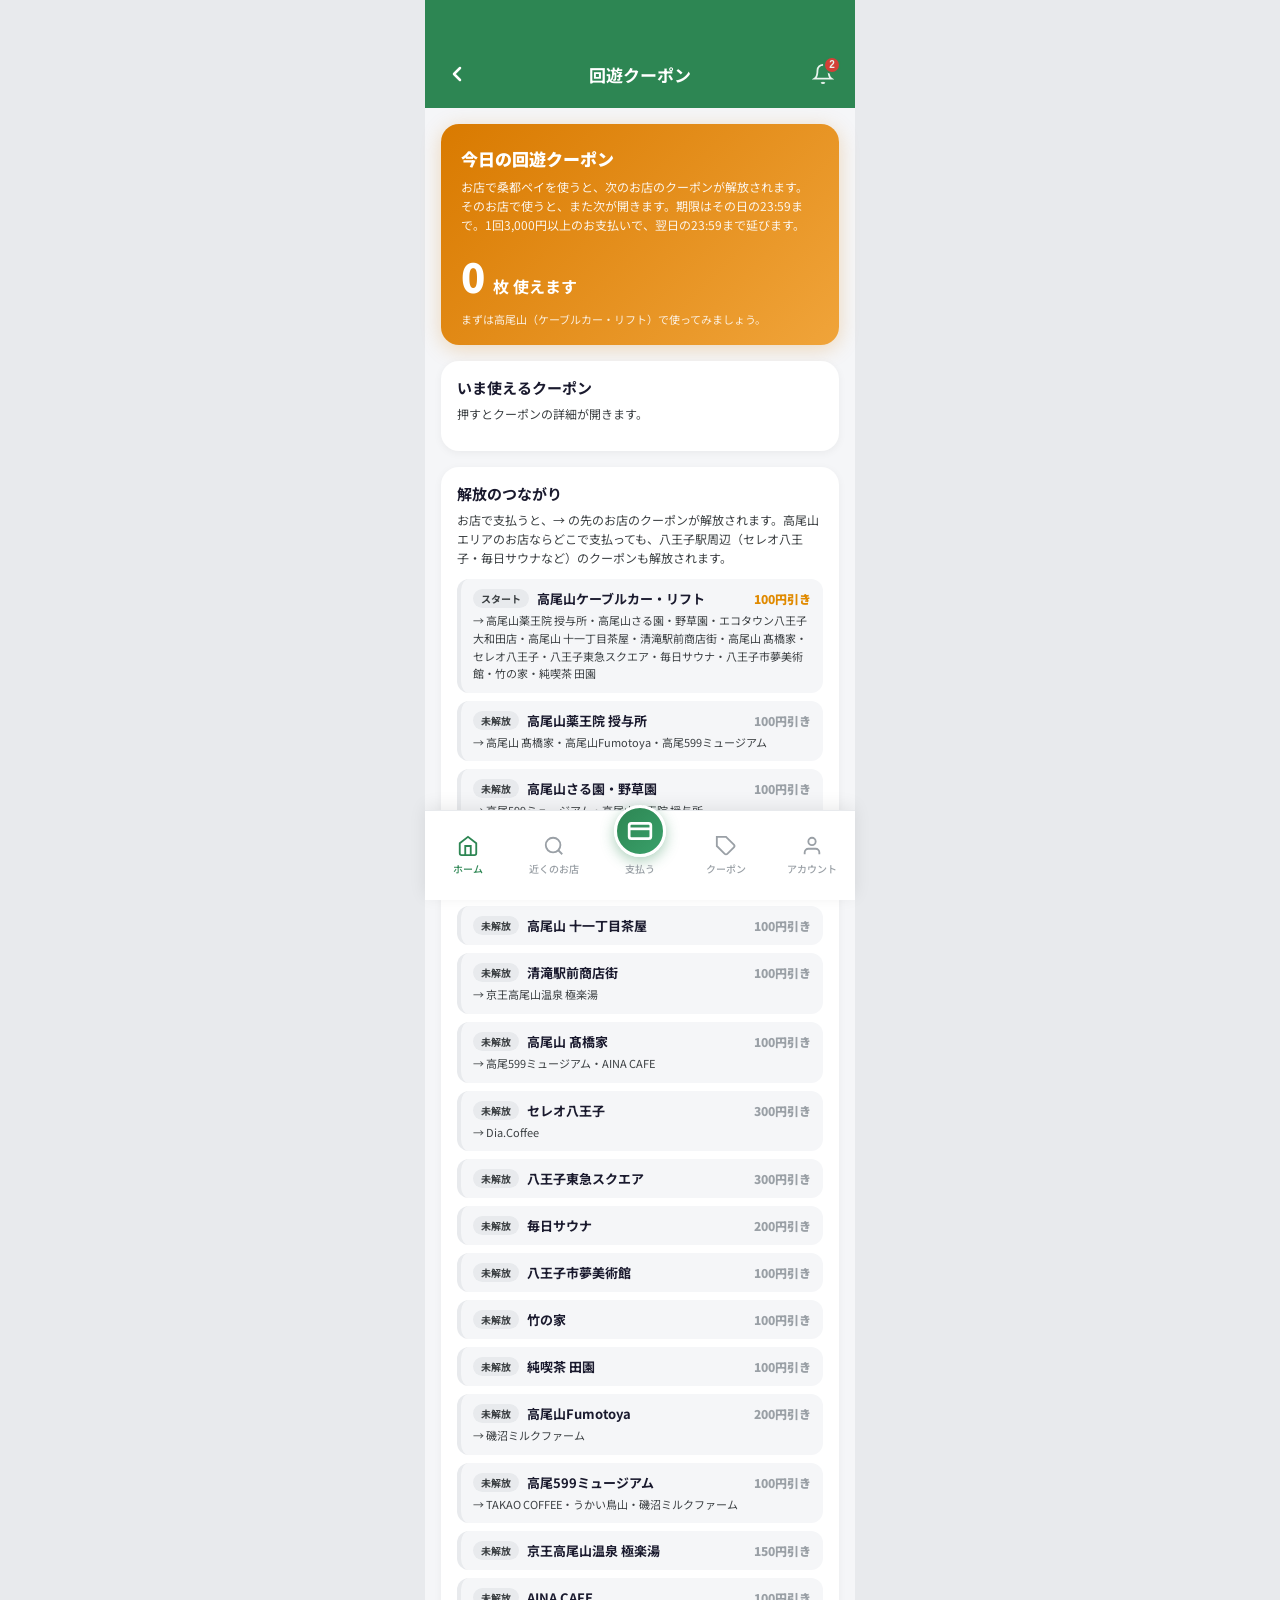
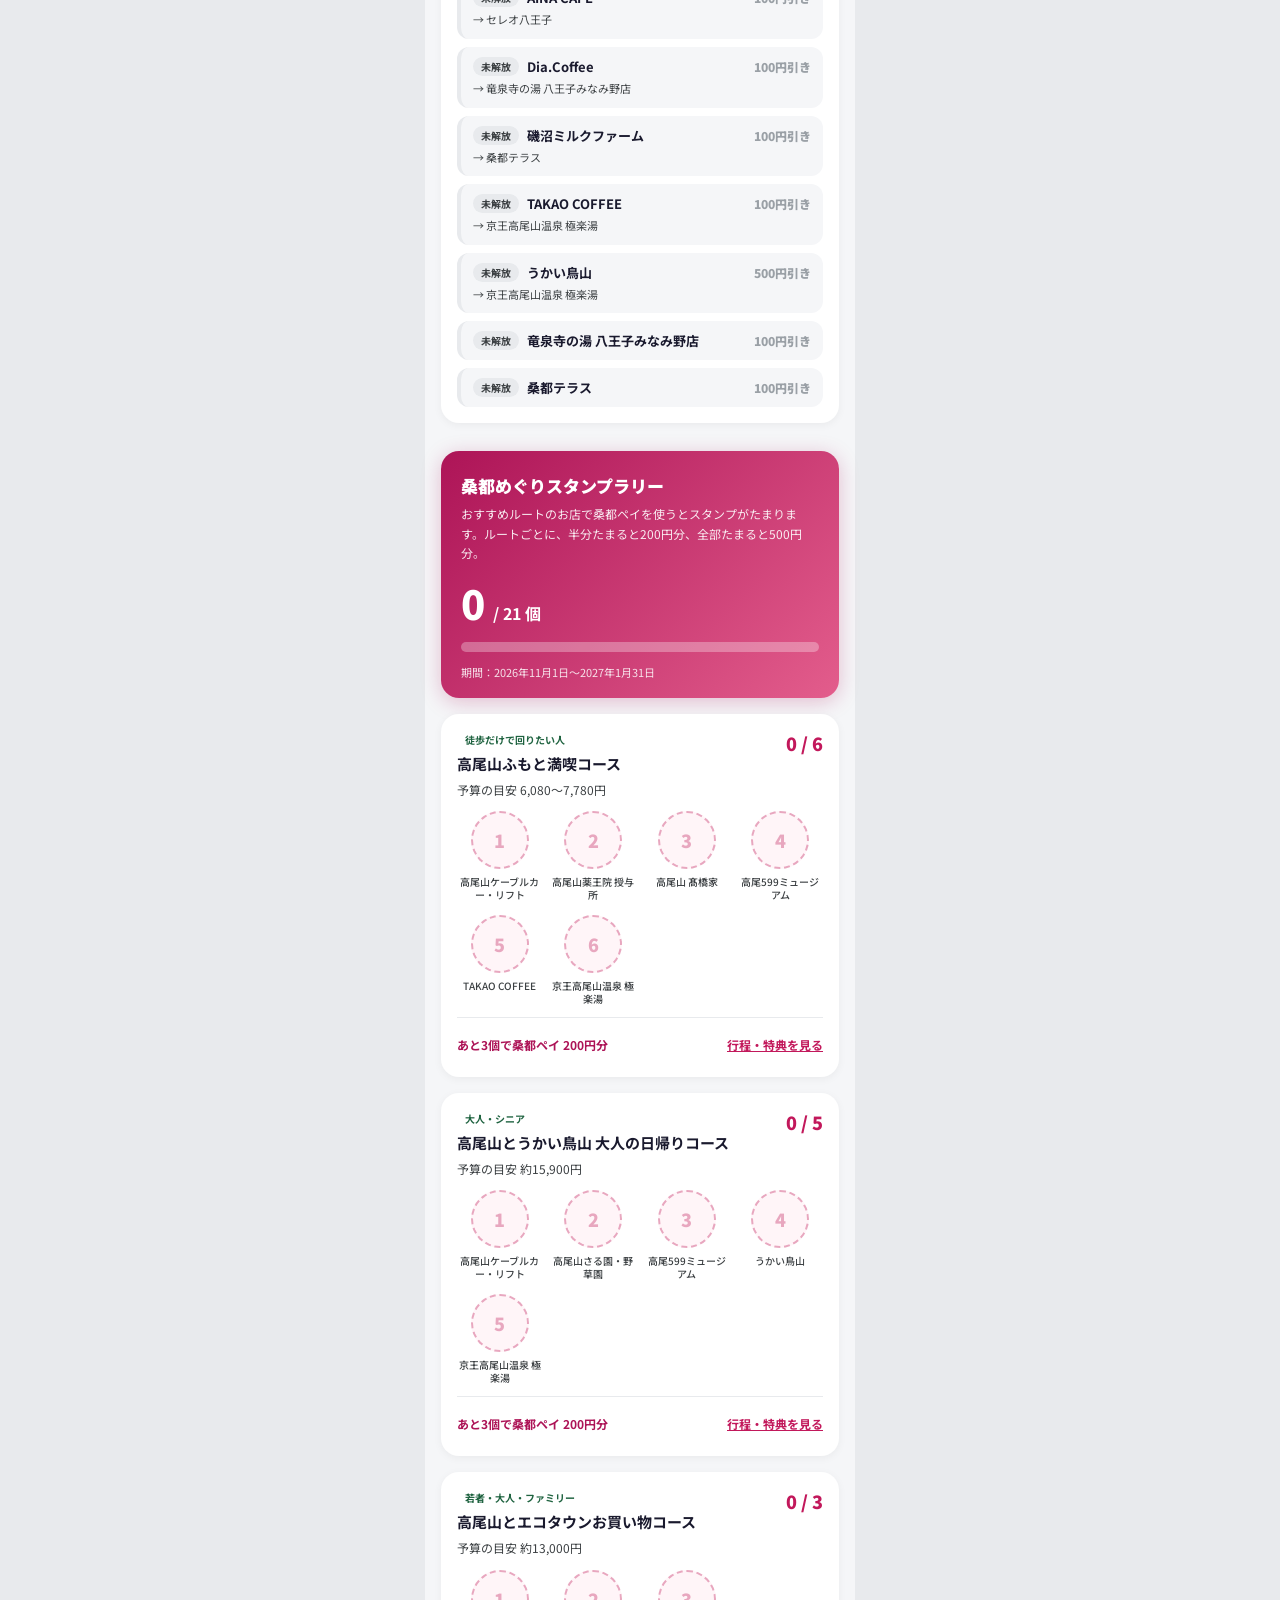
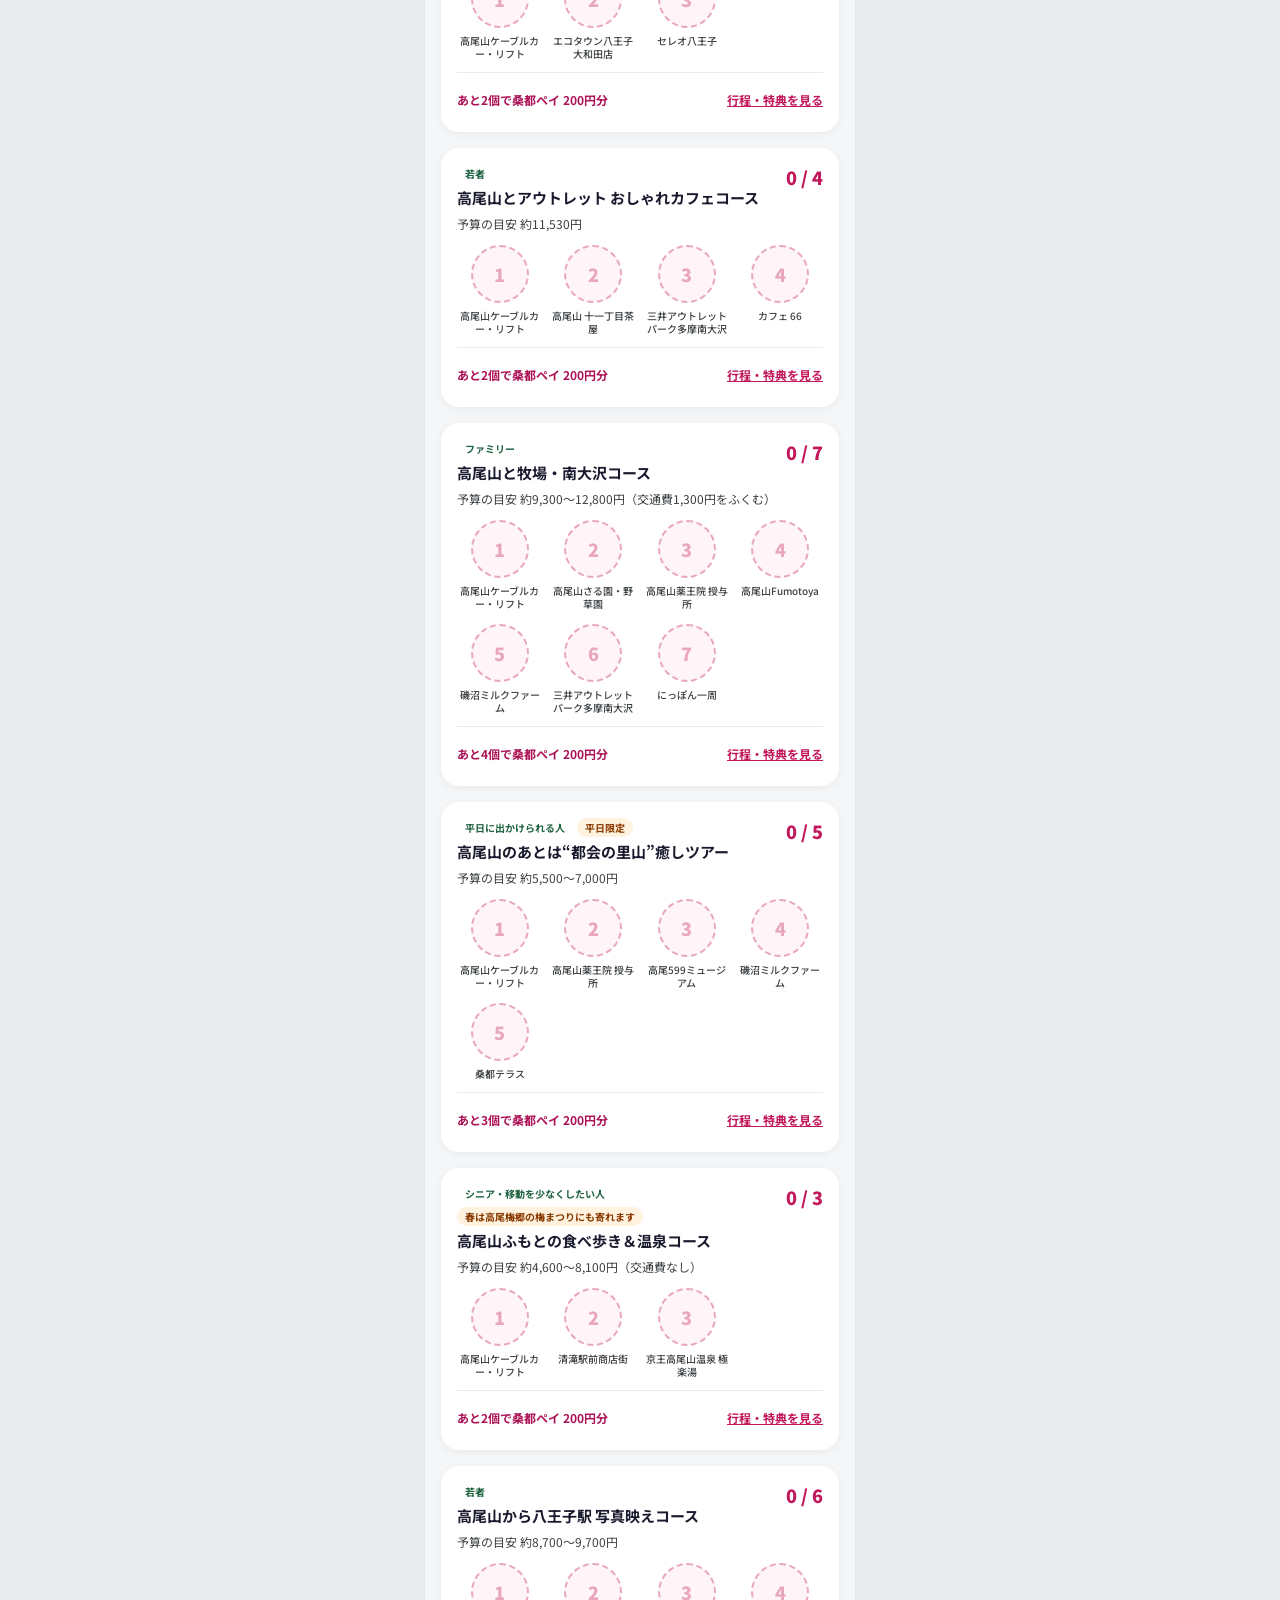
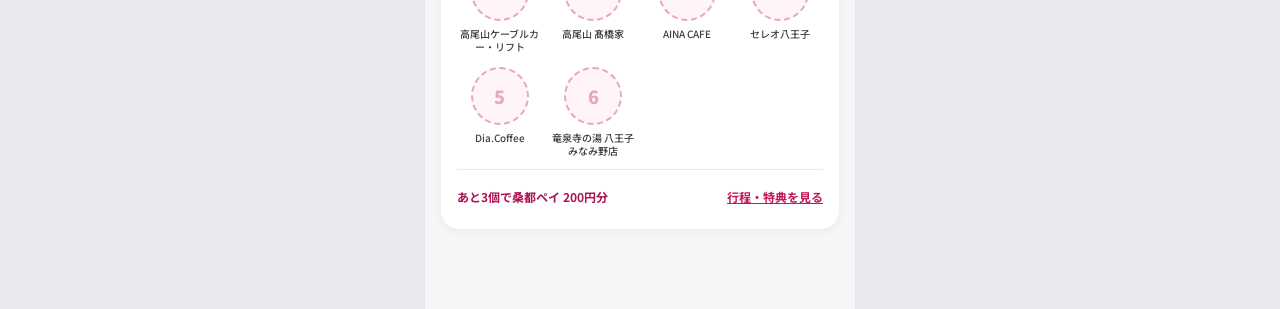
<file: stamp.html>
<!DOCTYPE html>
<html lang="ja">
<head>
  <meta charset="UTF-8">
  <meta name="viewport" content="width=device-width, initial-scale=1.0">
  <title>回遊クーポン｜桑都ペイ</title>
  <link rel="stylesheet" href="style.css">
  <link rel="preconnect" href="https://fonts.googleapis.com">
  <link href="https://fonts.googleapis.com/css2?family=Noto+Sans+JP:wght@400;500;700;900&display=swap" rel="stylesheet">
</head>
<body>

  <header class="top-bar sub-bar">
    <a href="index.html" class="back-btn" aria-label="ホームに戻る">
      <svg width="24" height="24" viewBox="0 0 24 24" fill="none" stroke="currentColor" stroke-width="2.5" stroke-linecap="round" stroke-linejoin="round">
        <polyline points="15 18 9 12 15 6"/>
      </svg>
    </a>
    <h1 class="page-title">回遊クーポン</h1>
    <button class="notification-btn" aria-label="お知らせ">
      <svg width="22" height="22" viewBox="0 0 24 24" fill="none" stroke="currentColor" stroke-width="2">
        <path d="M18 8A6 6 0 0 0 6 8c0 7-3 9-3 9h18s-3-2-3-9"/>
        <path d="M13.73 21a2 2 0 0 1-3.46 0"/>
      </svg>
    </button>
  </header>

  <!-- 中身はすべて js/page-stamp.js で自動生成
       stamp.html … 今日の回遊クーポン・つながり・おすすめルート / stamp.html?course=ルートの id … ルートの詳細 -->
  <main class="stamp-page"></main>

  <nav class="bottom-nav">
    <a href="index.html" class="nav-item active">
      <svg width="22" height="22" viewBox="0 0 24 24" fill="none" stroke="currentColor" stroke-width="2">
        <path d="M3 9l9-7 9 7v11a2 2 0 0 1-2 2H5a2 2 0 0 1-2-2z"/>
        <polyline points="9 22 9 12 15 12 15 22"/>
      </svg>
      <span>ホーム</span>
    </a>
    <a href="shops.html?sort=near" class="nav-item nav-near">
      <svg width="22" height="22" viewBox="0 0 24 24" fill="none" stroke="currentColor" stroke-width="2">
        <circle cx="11" cy="11" r="8"/><line x1="21" y1="21" x2="16.65" y2="16.65"/>
      </svg>
      <span>近くのお店</span>
    </a>
    <a href="pay.html" class="nav-item pay-nav">
      <div class="pay-circle">
        <svg width="26" height="26" viewBox="0 0 24 24" fill="none" stroke="white" stroke-width="2.5">
          <rect x="2" y="5" width="20" height="14" rx="2"/>
          <path d="M2 10h20"/>
        </svg>
      </div>
      <span>支払う</span>
    </a>
    <a href="coupons.html" class="nav-item nav-coupon">
      <svg width="22" height="22" viewBox="0 0 24 24" fill="none" stroke="currentColor" stroke-width="2">
        <path d="M20.59 13.41l-7.17 7.17a2 2 0 0 1-2.83 0L2 12V2h10l8.59 8.59a2 2 0 0 1 0 2.82z"/>
        <line x1="7" y1="7" x2="7.01" y2="7"/>
      </svg>
      <span>クーポン</span>
    </a>
    <a href="account.html" class="nav-item nav-account">
      <svg width="22" height="22" viewBox="0 0 24 24" fill="none" stroke="currentColor" stroke-width="2">
        <path d="M20 21v-2a4 4 0 0 0-4-4H8a4 4 0 0 0-4 4v2"/>
        <circle cx="12" cy="7" r="4"/>
      </svg>
      <span>アカウント</span>
    </a>
  </nav>
<!-- 読み込む順番を変えないでください（上のファイルを下のファイルが使います） -->
<script src="js/data.js"></script>
<script src="js/core.js"></script>
<script src="js/state.js"></script>
<script src="js/demo.js"></script>
<script src="js/ui-common.js"></script>
<script src="js/ui-coupon.js"></script>
<script src="js/ui-merchant.js"></script>
<script src="js/ui-pay.js"></script>
<script src="js/page-stamp.js"></script>
</body>
</html>
</file>
<file: style.css>
@charset "UTF-8";

:root {
  --green-primary: #2D8653;
  --green-light: #3AA06A;
  --green-pale: #E8F5EE;
  --green-dark: #1F6340;
  --white: #FFFFFF;
  --gray-100: #F5F6F8;
  --gray-200: #E8EAED;
  --gray-400: #9AA0A6;
  --gray-700: #3C4043;
  --text-primary: #1A1A2E;
  --radius-card: 18px;
  --shadow-card: 0 4px 20px rgba(45, 134, 83, 0.18);
}

/* 全体 */

[hidden] {
  display: none !important;
}

* {
  margin: 0;
  padding: 0;
  box-sizing: border-box;
}

html {
  background: var(--gray-200);
  overscroll-behavior-y: auto;
}

body {
  font-family: 'Noto Sans JP', sans-serif;
  background: var(--gray-100);
  color: var(--text-primary);
  min-height: 100vh;
  max-width: 430px;
  margin: 0 auto;
  position: relative;
  padding-bottom: 80px;
}

/* ── ヘッダー ── */
.top-bar {
  background: var(--green-primary);
  display: flex;
  align-items: center;
  justify-content: space-between;
  padding:54px 20px 14px;
  position: sticky;
  top: 0;
  z-index: 100;
}

.logo-text {
  font-size: 20px;
  font-weight: 900;
  color: var(--white);
  letter-spacing: 0.05em;
}

.notification-btn {
  position: relative;
  display: flex;
  align-items: center;
  justify-content: center;
  width: 40px;
  height: 40px;
  background: none;
  border: none;
  color: var(--white);
  cursor: pointer;
  opacity: 0.9;
}

/* ベルマークの未読の数 */
.notice-badge {
  position: absolute;
  top: 2px;
  right: 2px;
  min-width: 18px;
  height: 18px;
  padding: 0 4px;
  border-radius: 9px;
  border: 2px solid var(--green-primary);
  background: #E53935;
  color: var(--white);
  font-size: 10px;
  font-weight: 700;
  line-height: 14px;
  text-align: center;
}

/* ── 残高カード ── */
.balance-card {
  background: linear-gradient(135deg, var(--green-primary) 0%, var(--green-light) 60%, #5AC48A 100%);
  margin: 16px 16px 0;
  border-radius: var(--radius-card);
  padding: 28px 24px 24px;
  box-shadow: var(--shadow-card);
  color: var(--white);
}

.card-label {
  font-size: 12px;
  font-weight: 500;
  opacity: 0.85;
  letter-spacing: 0.06em;
  margin-bottom: 6px;
}

.card-amount {
  display: flex;
  align-items: baseline;
  gap: 4px;
  margin-bottom: 8px;
}

.card-points {
  display: inline-block;
  margin-bottom: 20px;
  padding: 4px 10px;
  border-radius: 20px;
  background: rgba(255, 255, 255, 0.2);
  font-size: 12px;
  font-weight: 700;
}

a.card-points {
  color: inherit;
  text-decoration: none;
}

.card-points-arrow {
  margin-left: 6px;
  font-size: 14px;
  font-weight: 900;
}

.card-points .points-value {
  font-size: 15px;
  font-weight: 900;
  margin: 0 2px;
}

.amount-value {
  font-size: 44px;
  font-weight: 900;
  line-height: 1;
  letter-spacing: -0.01em;
}

.amount-unit {
  font-size: 18px;
  font-weight: 700;
  opacity: 0.9;
}

.card-actions {
  display: flex;
  gap: 10px;
}

.action-btn {
  flex: 1;
  display: flex;
  flex-direction: column;
  align-items: center;
  gap: 6px;
  padding: 12px 8px;
  border: none;
  border-radius: 12px;
  font-family: 'Noto Sans JP', sans-serif;
  font-size: 12px;
  font-weight: 700;
  cursor: pointer;
  transition: transform 0.1s, opacity 0.1s;
}

.action-btn:active {
  transform: scale(0.95);
  opacity: 0.85;
}

.action-btn.primary {
  background: var(--white);
  color: var(--green-primary);
}

.action-btn.secondary {
  background: rgba(255, 255, 255, 0.2);
  color: var(--white);
  backdrop-filter: blur(4px);
}

/* ── サービス一覧 ── */
.services {
  display: grid;
  grid-template-columns: repeat(3, 1fr);
  gap: 12px;
  margin: 16px 16px 0;
  background: var(--white);
  border-radius: var(--radius-card);
  padding: 20px 12px;
  box-shadow: 0 2px 8px rgba(0, 0, 0, 0.05);
}

.service-item {
  display: flex;
  flex-direction: column;
  align-items: center;
  gap: 8px;
  cursor: pointer;
  transition: transform 0.15s;
}

.service-item:active {
  transform: scale(0.92);
}

.service-icon {
  width: 54px;
  height: 54px;
  background: var(--green-pale);
  border-radius: 16px;
  display: flex;
  align-items: center;
  justify-content: center;
  color: var(--green-primary);
}

.service-item span {
  font-size: 11px;
  font-weight: 500;
  color: var(--gray-700);
  text-align: center;
  line-height: 1.3;
}

/* ── 予約 ── */
.reserve {
  margin: 16px 16px 0;
  background: var(--white);
  border-radius: var(--radius-card);
  padding: 18px 16px 20px;
  box-shadow: 0 2px 8px rgba(0, 0, 0, 0.05);
}

.reserve-title {
  font-size: 15px;
  font-weight: 700;
  color: var(--text-primary);
  margin-bottom: 14px;
}

.reserve-buttons {
  display: flex;
  gap: 10px;
}

.reserve-btn {
  flex: 1;
  display: flex;
  flex-direction: column;
  align-items: center;
  gap: 8px;
  padding: 14px 8px;
  background: var(--green-pale);
  border: none;
  border-radius: 14px;
  font-family: 'Noto Sans JP', sans-serif;
  font-size: 13px;
  font-weight: 700;
  color: var(--green-dark);
  cursor: pointer;
  transition: transform 0.15s, background 0.15s;
}

.reserve-btn:active {
  transform: scale(0.94);
  background: #D4EDE0;
}

.reserve-icon {
  color: var(--green-primary);
}

/* ── クーポン ── */
.coupon {
  margin: 16px 16px 0;
  background: var(--white);
  border-radius: var(--radius-card);
  overflow: hidden;
  box-shadow: 0 2px 8px rgba(0, 0, 0, 0.05);
}

.coupon-header {
  display: flex;
  align-items: center;
  justify-content: space-between;
  padding: 16px 16px 12px;
  border-bottom: 1px solid var(--gray-200);
}

.coupon-header h2 {
  font-size: 15px;
  font-weight: 700;
  color: var(--text-primary);
}

.coupon-carousel {
  display: flex;
  gap: 12px;
  overflow-x: auto;
  scroll-snap-type: x mandatory;
  -webkit-overflow-scrolling: touch;
  overscroll-behavior-x: contain;
  padding: 14px 16px 16px;
  scrollbar-width: none;
}

.coupon-carousel::-webkit-scrollbar {
  display: none;
}

.coupon-card {
  flex-shrink: 0;
  width: 148px;
  scroll-snap-align: start;
  background: var(--green-pale);
  border-radius: 14px;
  padding: 16px 14px 14px;
  display: flex;
  flex-direction: column;
  gap: 10px;
  border: 1.5px dashed var(--green-primary);
  position: relative;
}

.coupon-name {
  font-size: 12px;
  font-weight: 700;
  color: var(--text-primary);
  line-height: 1.4;
  min-height: 34px;
}

.coupon-discount {
  font-size: 12px;
  font-weight: 700;
  color: var(--green-primary);
  line-height: 1;
}

.coupon-discount span {
  font-size: 32px;
  font-weight: 900;
  letter-spacing: -0.02em;
}

.coupon-btn {
  width: 100%;
  padding: 8px 0;
  background: var(--green-primary);
  color: var(--white);
  border: none;
  border-radius: 8px;
  font-family: 'Noto Sans JP', sans-serif;
  font-size: 12px;
  font-weight: 700;
  cursor: pointer;
  transition: opacity 0.15s, transform 0.15s;
}

.coupon-btn:active {
  opacity: 0.8;
  transform: scale(0.97);
}

.coupon-btn.coupon-btn-clicked {
  opacity: 0.5;
  cursor: default;
  transform: none;
}

/* 「すべて見る」リンク */
.news-more {
  font-size: 12px;
  color: var(--green-primary);
  text-decoration: none;
  font-weight: 500;
}

/* ── ボトムナビ ── */
.bottom-nav {
  position: fixed;
  bottom: 0;
  left: 50%;
  transform: translateX(-50%);
  width: 100%;
  max-width: 430px;
  background: var(--white);
  border-top: 1px solid var(--gray-200);
  display: flex;
  align-items: flex-end;
  padding: 8px 0 20px;
  box-shadow: 0 -4px 16px rgba(0, 0, 0, 0.08);
  z-index: 200;
}

.nav-item {
  flex: 1;
  display: flex;
  flex-direction: column;
  align-items: center;
  gap: 4px;
  background: none;
  border: none;
  cursor: pointer;
  color: var(--gray-400);
  font-family: 'Noto Sans JP', sans-serif;
  font-size: 10px;
  font-weight: 500;
  padding: 4px 0;
  transition: color 0.15s;
}

.nav-item.active {
  color: var(--green-primary);
}

.nav-item.pay-nav {
  margin-top: -18px;
}

/* 「支払う」の文字は、支払うページにいるときだけ緑にする（丸いボタンはいつも緑） */
.nav-item.pay-nav.active {
  color: var(--green-primary);
}

.pay-circle {
  width: 52px;
  height: 52px;
  background: linear-gradient(135deg, var(--green-primary), var(--green-light));
  border-radius: 50%;
  display: flex;
  align-items: center;
  justify-content: center;
  box-shadow: 0 4px 14px rgba(45, 134, 83, 0.4);
  border: 3px solid var(--white);
}
/* リンクで作ったボタンの下線を消す */
a.service-item,
a.nav-item {
  text-decoration: none;
}

/* ════════════════════════════
   クーポン一覧ページ
   ════════════════════════════ */
.sub-bar {
  padding: 54px 12px 14px;
}

.back-btn {
  display: flex;
  align-items: center;
  justify-content: center;
  width: 40px;
  height: 40px;
  color: var(--white);
}

.page-title {
  font-size: 17px;
  font-weight: 700;
  color: var(--white);
}

/* 獲得状況の切り替え（カテゴリと区別するためセグメント型） */
.coupon-tabs {
  display: flex;
  gap: 4px;
  margin: 12px 16px 0;
  padding: 4px;
  background: var(--gray-200);
  border-radius: 12px;
}

.coupon-tab {
  flex: 1;
  padding: 7px 0;
  background: none;
  border: none;
  border-radius: 9px;
  font-family: 'Noto Sans JP', sans-serif;
  font-size: 13px;
  font-weight: 700;
  color: var(--gray-700);
  cursor: pointer;
  transition: background 0.15s, color 0.15s;
}

.coupon-tab.active {
  background: var(--white);
  color: var(--green-primary);
  box-shadow: 0 1px 4px rgba(0, 0, 0, 0.08);
}

/* 縦並びのクーポン */
.coupon-list {
  display: flex;
  flex-direction: column;
  gap: 12px;
  margin: 16px 16px 0;
}

.coupon-card.coupon-row {
  width: 100%;
  flex-direction: row;
  align-items: center;
  gap: 14px;
  padding: 16px;
}

.coupon-row .coupon-discount {
  flex-shrink: 0;
  width: 92px;
  text-align: center;
}

.coupon-row .coupon-discount span {
  font-size: 26px;
}

.coupon-row .coupon-name {
  flex: 1;
  min-height: 0;
  font-size: 14px;
}

.coupon-row .coupon-btn {
  flex-shrink: 0;
  width: 84px;
}

.coupon-empty {
  padding: 40px 0;
  text-align: center;
  font-size: 13px;
  color: var(--gray-400);
}

/* カテゴリ・エリアのボタン（横にスクロールできる） */
.category-chips,
.area-chips {
  display: flex;
  gap: 8px;
  overflow-x: auto;
  padding: 16px 16px 0;
  scrollbar-width: none;
}

.category-chips::-webkit-scrollbar,
.area-chips::-webkit-scrollbar {
  display: none;
}

.category-chip {
  flex-shrink: 0;
  padding: 7px 14px;
  background: var(--green-pale);
  border: none;
  border-radius: 20px;
  font-family: 'Noto Sans JP', sans-serif;
  font-size: 13px;
  font-weight: 700;
  color: var(--green-dark);
  cursor: pointer;
  transition: background 0.15s, color 0.15s;
}

.category-chip.active {
  background: var(--green-dark);
  color: var(--white);
}

/* 一覧カードの店名とカテゴリ */
.coupon-info {
  flex: 1;
  display: flex;
  flex-direction: column;
  align-items: flex-start;
  gap: 4px;
}

.coupon-category {
  font-size: 10px;
  font-weight: 700;
  color: var(--green-dark);
  background: var(--white);
  padding: 2px 8px;
  border-radius: 20px;
}

/* ════════════════════════════
   回遊クーポン
   ════════════════════════════ */

/* 案内バナー */
.tour-banner {
  margin: 14px 16px 0;
  padding: 14px 16px;
  background: linear-gradient(135deg, #FFF7E6, #FFEFD1);
  border: 1px solid #F5D9A3;
  border-radius: 14px;
  display: flex;
  flex-direction: column;
  gap: 6px;
}

.tour-banner-page {
  margin-top: 16px;
}

.tour-banner.is-active {
  background: linear-gradient(135deg, var(--green-primary), var(--green-light));
  border-color: transparent;
  color: var(--white);
}

.tour-title {
  font-size: 14px;
  font-weight: 700;
  line-height: 1.4;
}

.tour-text {
  font-size: 12px;
  line-height: 1.6;
  opacity: 0.85;
}

.tour-remaining {
  font-size: 12px;
  font-weight: 500;
}

.tour-countdown {
  font-size: 18px;
  font-weight: 900;
  margin-left: 2px;
}

.tour-demo-btn {
  align-self: flex-start;
  margin-top: 4px;
  padding: 8px 14px;
  background: #E08A00;
  color: var(--white);
  border: none;
  border-radius: 8px;
  font-family: 'Noto Sans JP', sans-serif;
  font-size: 12px;
  font-weight: 700;
  cursor: pointer;
}

.tour-demo-btn:active {
  transform: scale(0.97);
}

/* 回遊クーポンのカード */
.coupon-card.is-tour {
  background: #FFF7E6;
  border-color: #E08A00;
}

.coupon-card.is-tour .coupon-discount {
  color: #C06F00;
}

.coupon-card.is-tour .coupon-btn {
  background: #E08A00;
}

.coupon-card.is-inactive .coupon-name,
.coupon-card.is-inactive .coupon-discount {
  opacity: 0.55;
}

.coupon-badge {
  align-self: flex-start;
  font-size: 10px;
  font-weight: 700;
  color: var(--white);
  background: #E08A00;
  padding: 2px 8px;
  border-radius: 20px;
}

/* ホームのカードではバッジを右上に重ねる */
.coupon-card:not(.coupon-row) .coupon-badge {
  position: absolute;
  top: -9px;
  right: 10px;
}

.coupon-note {
  font-size: 11px;
  font-weight: 500;
  color: var(--gray-700);
  line-height: 1.4;
}

.coupon-note.is-active {
  color: #C06F00;
  font-weight: 700;
}

/* 一覧カードのラベル（回遊・カテゴリ）を横に並べる */
.coupon-labels {
  display: flex;
  flex-wrap: wrap;
  gap: 4px;
}

/* ホームのカードはボタンを下端にそろえる */
.coupon-card:not(.coupon-row) .coupon-btn {
  margin-top: auto;
}

/* 利用条件 */
.coupon-condition {
  font-size: 10px;
  font-weight: 500;
  color: var(--gray-700);
  line-height: 1.4;
}

.coupon-card:not(.coupon-row) .coupon-condition {
  margin-top: -4px;
}

/* カードは押すと詳細が開く */
.coupon-card {
  cursor: pointer;
}

/* ════════════════════════════
   クーポン詳細（下から出てくるパネル）
   ════════════════════════════ */
.sheet-overlay {
  position: fixed;
  inset: 0;
  z-index: 300;
  background: rgba(0, 0, 0, 0);
  display: flex;
  justify-content: center;
  align-items: flex-end;
  transition: background 0.25s;
}

.sheet-overlay.is-open {
  background: rgba(0, 0, 0, 0.45);
}

.sheet {
  position: relative;
  width: 100%;
  max-width: 430px;
  max-height: 85vh;
  overflow-y: auto;
  background: var(--white);
  border-radius: 22px 22px 0 0;
  padding: 10px 20px 28px;
  display: flex;
  flex-direction: column;
  gap: 12px;
  transform: translateY(100%);
  transition: transform 0.25s ease-out;
}

.sheet-overlay.is-open .sheet {
  transform: translateY(0);
}

/* 中身が多いときに、ボタンの列などがつぶれないようにする（パネル全体をスクロールさせる） */
.sheet > * {
  flex-shrink: 0;
}

.sheet-handle {
  align-self: center;
  width: 40px;
  height: 4px;
  border-radius: 2px;
  background: var(--gray-200);
  margin-bottom: 6px;
}

.sheet-close {
  position: absolute;
  top: 14px;
  right: 14px;
  width: 32px;
  height: 32px;
  border: none;
  border-radius: 50%;
  background: var(--gray-100);
  color: var(--gray-700);
  font-size: 20px;
  line-height: 1;
  cursor: pointer;
}

.sheet .coupon-category {
  background: var(--green-pale);
}

.sheet-title {
  font-size: 20px;
  font-weight: 900;
  line-height: 1.4;
  padding-right: 36px;
}

.sheet-discount {
  font-size: 16px;
  font-weight: 700;
  color: var(--green-primary);
  line-height: 1;
}

.sheet-discount span {
  font-size: 44px;
  font-weight: 900;
  letter-spacing: -0.02em;
}

.sheet.is-tour .sheet-discount {
  color: #C06F00;
}

.sheet-desc {
  font-size: 13px;
  line-height: 1.7;
  color: var(--gray-700);
}

.sheet-info {
  display: grid;
  grid-template-columns: 84px 1fr;
  gap: 10px 12px;
  padding: 14px 16px;
  background: var(--gray-100);
  border-radius: 12px;
  font-size: 13px;
}

.sheet-info dt {
  color: var(--gray-400);
  font-weight: 500;
}

.sheet-info dd {
  font-weight: 700;
}

.sheet-info .tour-countdown {
  font-size: inherit;
  margin-left: 0;
  color: #C06F00;
}

.sheet-howto-title {
  font-size: 13px;
  font-weight: 700;
  margin-bottom: 6px;
}

.sheet-howto ol {
  padding-left: 1.4em;
  font-size: 12px;
  line-height: 1.8;
  color: var(--gray-700);
}

.sheet-btn {
  margin-top: 4px;
  width: 100%;
  padding: 14px 0;
  background: var(--green-primary);
  color: var(--white);
  border: none;
  border-radius: 12px;
  font-family: 'Noto Sans JP', sans-serif;
  font-size: 15px;
  font-weight: 700;
  cursor: pointer;
}

.sheet.is-tour .sheet-btn {
  background: #E08A00;
}

.sheet-btn:disabled {
  opacity: 0.5;
  cursor: default;
}

/* ════════════════════════════
   お店の予約
   ════════════════════════════ */
a.reserve-btn {
  text-decoration: none;
}

/* 食べる・泊まる・体験するの切り替え */
.reserve-switch {
  display: flex;
  gap: 4px;
  margin: 16px 16px 0;
  padding: 4px;
  background: var(--gray-200);
  border-radius: 12px;
}

.reserve-switch a {
  flex: 1;
  padding: 8px 0;
  border-radius: 9px;
  text-align: center;
  text-decoration: none;
  font-size: 13px;
  font-weight: 700;
  color: var(--gray-700);
}

.reserve-switch a.active {
  background: var(--white);
  color: var(--green-primary);
  box-shadow: 0 1px 4px rgba(0, 0, 0, 0.08);
}

.reserve-lead {
  margin: 14px 16px 0;
  font-size: 12px;
  line-height: 1.6;
  color: var(--gray-700);
}

/* お店のカード（予約ページ・加盟店一覧で共通） */
.shop-list,
.merchant-list {
  display: flex;
  flex-direction: column;
  gap: 12px;
  margin: 14px 16px 0;
}

.shop-card {
  background: var(--white);
  border-radius: var(--radius-card);
  padding: 16px;
  box-shadow: 0 2px 8px rgba(0, 0, 0, 0.05);
  display: flex;
  flex-direction: column;
  gap: 10px;
  cursor: pointer;
  transition: transform 0.15s;
}

.shop-card:active {
  transform: scale(0.98);
}

.shop-head {
  display: flex;
  gap: 12px;
  align-items: center;
}

.shop-icon {
  flex-shrink: 0;
  width: 52px;
  height: 52px;
  border-radius: 14px;
  background: var(--green-pale);
  color: var(--green-primary);
  display: flex;
  align-items: center;
  justify-content: center;
}

.shop-title-box {
  display: flex;
  flex-direction: column;
  gap: 5px;
}

.shop-name {
  font-size: 15px;
  font-weight: 700;
  line-height: 1.4;
}

.shop-card .coupon-category {
  background: var(--green-pale);
}

.shop-desc {
  font-size: 12px;
  line-height: 1.6;
  color: var(--gray-700);
}

.shop-foot {
  display: flex;
  align-items: center;
  justify-content: space-between;
  gap: 10px;
}

.shop-btn {
  flex-shrink: 0;
  padding: 9px 18px;
  background: var(--green-primary);
  color: var(--white);
  border: none;
  border-radius: 10px;
  font-family: 'Noto Sans JP', sans-serif;
  font-size: 13px;
  font-weight: 700;
  cursor: pointer;
}

/* 予約フォーム */
.reserve-form {
  display: flex;
  flex-direction: column;
  gap: 12px;
  margin-top: 4px;
}

.form-field {
  display: flex;
  flex-direction: column;
  gap: 6px;
}

.form-label {
  font-size: 12px;
  font-weight: 700;
  color: var(--gray-700);
}

.form-input {
  width: 100%;
  padding: 12px 14px;
  border: 1px solid var(--gray-200);
  border-radius: 10px;
  background: var(--gray-100);
  font-family: 'Noto Sans JP', sans-serif;
  font-size: 16px; /* 16px 未満だと iPhone で入力時に画面が拡大される */
  color: var(--text-primary);
}

.form-input:focus {
  outline: 2px solid var(--green-light);
  outline-offset: 1px;
}

.form-error {
  font-size: 12px;
  font-weight: 700;
  color: #C62828;
}

/* 予約完了 */
.reserve-check {
  align-self: center;
  width: 64px;
  height: 64px;
  margin-top: 8px;
  border-radius: 50%;
  background: var(--green-primary);
  color: var(--white);
  font-size: 32px;
  font-weight: 900;
  display: flex;
  align-items: center;
  justify-content: center;
}

.reserve-done-title {
  text-align: center;
  padding-right: 0;
}

/* お店のアクセス */
.shop-access {
  font-size: 12px;
  font-weight: 500;
  color: var(--gray-700);
  line-height: 1.5;
}

/* 回遊の起点バッジ（高尾山エリアのお店） */
.coupon-badge.is-origin {
  background: var(--green-primary);
}

/* 予約画面の回遊クーポン案内 */
.tour-box {
  display: flex;
  flex-direction: column;
  gap: 6px;
  padding: 14px;
  background: #FFF7E6;
  border: 1.5px dashed #E08A00;
  border-radius: 12px;
}

.tour-box.is-origin {
  background: var(--green-pale);
  border-color: var(--green-primary);
}

.tour-box-head {
  display: flex;
  align-items: center;
  gap: 6px;
}

.tour-box-title {
  font-size: 13px;
  font-weight: 700;
}

.tour-box-amount {
  font-size: 12px;
  color: var(--gray-700);
}

.tour-box-amount strong {
  font-size: 18px;
  font-weight: 900;
  color: #C06F00;
  margin-right: 2px;
}

.tour-box-text {
  font-size: 12px;
  line-height: 1.6;
  color: var(--gray-700);
}

.tour-box-warn {
  font-size: 11px;
  font-weight: 700;
  line-height: 1.5;
  color: #C62828;
}

.tour-box-btn {
  align-self: flex-start;
  padding: 8px 14px;
  background: #E08A00;
  color: var(--white);
  border: none;
  border-radius: 8px;
  font-family: 'Noto Sans JP', sans-serif;
  font-size: 12px;
  font-weight: 700;
  cursor: pointer;
}

/* クーポン詳細の「このお店を予約する」 */
.sheet-link {
  display: block;
  padding: 12px 0;
  border: 1.5px solid var(--green-primary);
  border-radius: 12px;
  text-align: center;
  text-decoration: none;
  font-size: 14px;
  font-weight: 700;
  color: var(--green-primary);
}

/* 予約画面の「獲得済み」ボタン（押せない） */
.tour-box-btn.is-done {
  background: var(--white);
  color: #C06F00;
  border: 1.5px solid #E08A00;
  cursor: default;
}

/* ════════════════════════════
   加盟店一覧
   ════════════════════════════ */
.search-box {
  display: flex;
  align-items: center;
  gap: 8px;
  margin: 16px 16px 0;
  padding: 0 14px;
  background: var(--white);
  border: 1px solid var(--gray-200);
  border-radius: 12px;
  color: var(--gray-400);
}

.merchant-search {
  flex: 1;
  padding: 12px 0;
  border: none;
  background: none;
  font-family: 'Noto Sans JP', sans-serif;
  font-size: 16px; /* 16px 未満だと iPhone で入力時に画面が拡大される */
  color: var(--text-primary);
  outline: none;
}

.search-box:focus-within {
  border-color: var(--green-light);
}

.area-chips {
  padding-top: 12px;
}

.merchant-count {
  margin: 12px 16px 0;
  font-size: 12px;
  font-weight: 700;
  color: var(--gray-700);
}

.merchant-list {
  margin-top: 8px;
}

/* 通常クーポン・予約可のバッジ */
.coupon-badge.is-coupon {
  background: var(--green-light);
}

.coupon-badge.is-reserve {
  background: var(--gray-700);
}

/* 通常クーポンの案内（緑） */
.tour-box.is-normal {
  background: var(--green-pale);
  border-color: var(--green-primary);
}

.tour-box.is-normal .tour-box-amount strong {
  color: var(--green-primary);
}

.tour-box.is-normal .tour-box-btn {
  background: var(--green-primary);
}

.tour-box.is-normal .tour-box-btn.is-done {
  background: var(--white);
  color: var(--green-primary);
  border-color: var(--green-primary);
}

.tour-box-actions {
  display: flex;
  flex-wrap: wrap;
  align-items: center;
  gap: 10px;
}

.tour-box-link {
  padding: 8px 0;
  background: none;
  border: none;
  font-family: 'Noto Sans JP', sans-serif;
  font-size: 12px;
  font-weight: 700;
  color: var(--gray-700);
  text-decoration: underline;
  cursor: pointer;
}

/* リンクで作った大きいボタン */
.sheet-btn-link {
  display: block;
  text-align: center;
  text-decoration: none;
}

/* ── 加盟店一覧：リスト / 地図の切り替え ── */
.list-head {
  display: flex;
  align-items: center;
  justify-content: space-between;
  margin: 12px 16px 0;
}

.list-head .merchant-count {
  margin: 0;
}

.view-switch {
  display: flex;
  gap: 2px;
  padding: 3px;
  background: var(--gray-200);
  border-radius: 10px;
}

.view-switch button {
  padding: 6px 14px;
  background: none;
  border: none;
  border-radius: 8px;
  font-family: 'Noto Sans JP', sans-serif;
  font-size: 12px;
  font-weight: 700;
  color: var(--gray-700);
  cursor: pointer;
}

.view-switch button.active {
  background: var(--white);
  color: var(--green-primary);
  box-shadow: 0 1px 4px rgba(0, 0, 0, 0.08);
}

/* ── 地図 ── */
.map-view {
  position: relative;
  z-index: 0; /* 地図がヘッダーや下のパネルより上に出ないようにする */
  margin: 10px 16px 0;
}

.merchant-map {
  height: 60vh;
  min-height: 320px;
  border-radius: var(--radius-card);
  overflow: hidden;
  background: var(--gray-200);
}

.map-error {
  padding: 40px 20px;
  text-align: center;
  font-size: 13px;
  color: var(--gray-700);
}

/* ピン */
.map-pin {
  display: inline-block;
  width: 22px;
  height: 22px;
  border-radius: 50%;
  background: var(--gray-700);
  border: 3px solid var(--white);
  box-shadow: 0 2px 6px rgba(0, 0, 0, 0.35);
}

.map-pin.is-origin {
  background: var(--green-primary);
}

.map-pin.is-tour {
  background: #E08A00;
}

/* 凡例 */
.map-legend {
  display: flex;
  flex-wrap: wrap;
  gap: 6px 14px;
  margin-top: 10px;
  font-size: 11px;
  color: var(--gray-700);
}

.map-legend span {
  display: flex;
  align-items: center;
  gap: 5px;
}

.map-legend .map-pin {
  width: 14px;
  height: 14px;
  border-width: 2px;
}

.map-note {
  margin-top: 6px;
  font-size: 11px;
  color: var(--gray-400);
}

/* 吹き出し */
.map-popup {
  display: flex;
  flex-direction: column;
  gap: 3px;
  min-width: 160px;
  font-family: 'Noto Sans JP', sans-serif;
}

.map-popup-name {
  font-size: 14px;
  font-weight: 700;
  color: var(--text-primary);
}

.map-popup-genre {
  font-size: 11px;
  color: var(--gray-700);
}

.map-popup-coupon {
  font-size: 11px;
  font-weight: 700;
  color: #C06F00;
}

.map-popup-btn {
  margin-top: 6px;
  padding: 7px 0;
  background: var(--green-primary);
  color: var(--white);
  border: none;
  border-radius: 8px;
  font-family: 'Noto Sans JP', sans-serif;
  font-size: 12px;
  font-weight: 700;
  cursor: pointer;
}

/* ── 加盟店一覧：エリア・カテゴリの絞り込み ── */
.filter-row,
.group-bar {
  display: flex;
  align-items: center;
  gap: 8px;
  margin: 10px 0 0 16px;
}

.filter-row .area-chips {
  flex: 1;
  min-width: 0; /* 横スクロールできるようにする */
  padding: 0 16px 0 0;
}

.filter-label {
  flex-shrink: 0;
  width: 52px;
  font-size: 11px;
  font-weight: 700;
  color: var(--gray-400);
}

.filter-row .category-chip {
  padding: 6px 12px;
  font-size: 12px;
}

.group-bar {
  margin-right: 16px;
}

/* 一覧の見出し */
.group-head {
  display: flex;
  align-items: baseline;
  gap: 8px;
  margin-top: 8px;
  padding-left: 10px;
  border-left: 4px solid var(--green-primary);
  font-size: 15px;
  font-weight: 700;
  color: var(--text-primary);
}

.group-head:first-child {
  margin-top: 0;
}

.group-count {
  font-size: 12px;
  font-weight: 500;
  color: var(--gray-400);
}

/* ════════════════════════════
   スタンプラリー
   ════════════════════════════ */
.coupon-badge.is-stamp {
  background: #C2185B;
}

/* 加盟店の詳細パネルの枠 */
.stamp-box {
  display: flex;
  flex-direction: column;
  gap: 6px;
  padding: 14px;
  background: #FCE4EC;
  border: 1.5px dashed #C2185B;
  border-radius: 12px;
}

.stamp-box .tour-box-btn {
  background: #C2185B;
}

.stamp-box .tour-box-link {
  align-self: flex-start;
  text-decoration: underline;
  font-size: 12px;
  font-weight: 700;
  color: #C2185B;
}

/* 上のカード */
.stamp-hero {
  margin: 16px 16px 0;
  padding: 22px 20px 18px;
  border-radius: var(--radius-card);
  background: linear-gradient(135deg, #AD1457, #E35D8C);
  box-shadow: 0 4px 20px rgba(173, 20, 87, 0.25);
  color: var(--white);
  display: flex;
  flex-direction: column;
  gap: 6px;
}

.stamp-hero-title {
  font-size: 17px;
  font-weight: 900;
}

.stamp-hero-text {
  font-size: 12px;
  line-height: 1.6;
  opacity: 0.9;
}

.stamp-count {
  margin-top: 6px;
  font-size: 16px;
  font-weight: 700;
}

.stamp-count strong {
  font-size: 40px;
  font-weight: 900;
  margin-right: 4px;
}

.stamp-progress {
  position: relative;
  height: 10px;
  border-radius: 5px;
  background: rgba(255, 255, 255, 0.3);
  margin: 4px 0 6px;
}

.stamp-progress-bar {
  height: 100%;
  border-radius: 5px;
  background: var(--white);
  transition: width 0.3s;
}

/* 特典がもらえる位置の目印 */
.stamp-tick {
  position: absolute;
  top: 50%;
  width: 16px;
  height: 16px;
  margin-left: -8px;
  transform: translateY(-50%);
  border-radius: 50%;
  background: #E35D8C;
  border: 2px solid var(--white);
}

.stamp-tick.is-reached {
  background: #FFD54F;
}

.stamp-hero-period {
  font-size: 11px;
  opacity: 0.85;
}

/* 各ブロック */
.stamp-section {
  margin: 16px 16px 0;
  padding: 16px;
  background: var(--white);
  border-radius: var(--radius-card);
  box-shadow: 0 2px 8px rgba(0, 0, 0, 0.05);
  display: flex;
  flex-direction: column;
  gap: 12px;
}

.stamp-section-title {
  font-size: 15px;
  font-weight: 700;
}

.stamp-section-note {
  margin-top: -6px;
  font-size: 12px;
  line-height: 1.6;
  color: var(--gray-700);
}

/* スタンプカード */
.stamp-card {
  display: grid;
  grid-template-columns: repeat(4, 1fr);
  gap: 14px 8px;
}

.stamp-cell {
  display: flex;
  flex-direction: column;
  align-items: center;
  gap: 6px;
  background: none;
  border: none;
  font-family: 'Noto Sans JP', sans-serif;
  cursor: pointer;
}

.stamp-mark {
  width: 58px;
  height: 58px;
  border-radius: 50%;
  border: 2px dashed #E8A7BF;
  background: #FFF5F8;
  color: #E8A7BF;
  font-size: 18px;
  font-weight: 900;
  display: flex;
  align-items: center;
  justify-content: center;
}

/* 押されたスタンプ（ハンコ風に少し傾ける） */
.stamp-cell.is-done .stamp-mark {
  border: 3px double #C2185B;
  background: #FCE4EC;
  color: #C2185B;
  font-size: 22px;
  transform: rotate(-12deg);
}

.stamp-name {
  width: 100%;
  font-size: 10px;
  font-weight: 500;
  line-height: 1.3;
  color: var(--gray-700);
  text-align: center;
  display: -webkit-box;
  -webkit-line-clamp: 2; /* 長い店名は2行まで */
  -webkit-box-orient: vertical;
  overflow: hidden;
}

/* 特典 */
.stamp-rewards {
  display: flex;
  flex-direction: column;
  gap: 8px;
}

.stamp-reward {
  display: flex;
  align-items: center;
  justify-content: space-between;
  gap: 10px;
  padding: 12px 14px;
  background: var(--gray-100);
  border-radius: 12px;
}

.stamp-reward-count {
  font-size: 11px;
  font-weight: 700;
  color: #C2185B;
}

.stamp-reward-label {
  font-size: 13px;
  font-weight: 700;
}

.stamp-reward-btn {
  flex-shrink: 0;
  padding: 8px 14px;
  background: #C2185B;
  color: var(--white);
  border: none;
  border-radius: 8px;
  font-family: 'Noto Sans JP', sans-serif;
  font-size: 12px;
  font-weight: 700;
  cursor: pointer;
}

.stamp-reward-btn.is-locked {
  background: var(--gray-200);
  color: var(--gray-700);
  cursor: default;
}

.stamp-reward-btn.is-claimed {
  background: var(--white);
  color: #C2185B;
  border: 1.5px solid #C2185B;
  cursor: default;
}

/* 対象のお店 */
.stamp-spots {
  display: flex;
  flex-direction: column;
  gap: 8px;
}

.stamp-spot {
  display: flex;
  align-items: center;
  gap: 12px;
  width: 100%;
  padding: 10px;
  background: var(--gray-100);
  border: none;
  border-radius: 12px;
  font-family: 'Noto Sans JP', sans-serif;
  text-align: left;
  cursor: pointer;
}

.stamp-spot .shop-icon {
  width: 42px;
  height: 42px;
  border-radius: 12px;
}

.stamp-spot .shop-icon svg {
  width: 22px;
  height: 22px;
}

.stamp-spot-info {
  flex: 1;
  min-width: 0;
}

.stamp-spot-name {
  font-size: 13px;
  font-weight: 700;
  color: var(--text-primary);
}

.stamp-spot-genre {
  font-size: 11px;
  color: var(--gray-700);
}

.stamp-spot-status {
  flex-shrink: 0;
  font-size: 11px;
  font-weight: 700;
  color: var(--gray-400);
}

.stamp-spot.is-done .stamp-spot-status {
  color: #C2185B;
}

/* ════════════════════════════
   加盟店一覧：近い順
   ════════════════════════════ */
/* カード右上の距離 */
.shop-distance {
  flex-shrink: 0;
  margin-left: auto;
  align-self: flex-start;
  font-size: 12px;
  font-weight: 700;
  color: var(--green-primary);
}

.shop-distance:empty {
  display: none;
}

/* 現在地の取得状況 */
.location-status {
  display: flex;
  flex-wrap: wrap;
  align-items: center;
  gap: 6px 10px;
  margin: 10px 16px 0;
  padding: 10px 12px;
  background: var(--green-pale);
  border-radius: 10px;
  font-size: 12px;
  line-height: 1.5;
  color: var(--green-dark);
}

.location-demo-btn {
  padding: 6px 10px;
  background: var(--white);
  border: 1.5px solid var(--green-primary);
  border-radius: 8px;
  font-family: 'Noto Sans JP', sans-serif;
  font-size: 11px;
  font-weight: 700;
  color: var(--green-primary);
  cursor: pointer;
}

/* 地図の現在地ピン */
.map-pin.is-me {
  width: 18px;
  height: 18px;
  background: #1E88E5;
  box-shadow: 0 0 0 6px rgba(30, 136, 229, 0.25);
}

.map-legend .map-pin.is-me {
  box-shadow: 0 0 0 3px rgba(30, 136, 229, 0.25);
}

/* 「現在地から近い順」のオン・オフスイッチ */
.near-toggle {
  display: flex;
  align-items: center;
  justify-content: space-between;
  width: 100%;
  padding: 10px 14px;
  background: var(--white);
  border: 1px solid var(--gray-200);
  border-radius: 12px;
  cursor: pointer;
}

.near-toggle-text {
  font-size: 13px;
  font-weight: 700;
  color: var(--text-primary);
}

/* 本物のチェックボックスは見えなくして、下のスイッチで見せる */
.near-toggle input {
  position: absolute;
  opacity: 0;
  pointer-events: none;
}

.near-toggle-switch {
  position: relative;
  width: 44px;
  height: 26px;
  border-radius: 13px;
  background: var(--gray-200);
  transition: background 0.2s;
}

.near-toggle-switch::after {
  content: '';
  position: absolute;
  top: 3px;
  left: 3px;
  width: 20px;
  height: 20px;
  border-radius: 50%;
  background: var(--white);
  box-shadow: 0 1px 3px rgba(0, 0, 0, 0.25);
  transition: transform 0.2s;
}

.near-toggle input:checked + .near-toggle-switch {
  background: var(--green-primary);
}

.near-toggle input:checked + .near-toggle-switch::after {
  transform: translateX(18px);
}

.near-toggle input:focus-visible + .near-toggle-switch {
  outline: 2px solid var(--green-light);
  outline-offset: 2px;
}

/* ════════════════════════════
   ポイント
   ════════════════════════════ */
.coupon-badge.is-point {
  background: #1565C0;
}

.point-box {
  display: flex;
  flex-direction: column;
  gap: 4px;
  padding: 12px 14px;
  background: #E3F2FD;
  border-radius: 12px;
}

.point-box-amount {
  font-size: 13px;
  font-weight: 700;
  color: var(--text-primary);
}

.point-box-amount strong {
  font-size: 20px;
  font-weight: 900;
  color: #1565C0;
}

.point-box-text {
  font-size: 12px;
  line-height: 1.6;
  color: var(--gray-700);
}

.point-box.is-done {
  text-align: center;
  border: 1.5px solid #1565C0;
}

.point-box.is-done .point-box-amount strong {
  font-size: 26px;
}

/* ════════════════════════════
   お知らせ
   ════════════════════════════ */
.notice-chips {
  display: flex;
  gap: 6px;
  overflow-x: auto;
  scrollbar-width: none;
}

.notice-chips::-webkit-scrollbar {
  display: none;
}

.notice-chips .category-chip {
  padding: 6px 12px;
  font-size: 12px;
}

.notice-list {
  display: flex;
  flex-direction: column;
  gap: 8px;
}

.notice-empty {
  padding: 30px 0;
  text-align: center;
  font-size: 13px;
  color: var(--gray-400);
}

.notice-item {
  display: flex;
  gap: 12px;
  padding: 12px;
  background: var(--gray-100);
  border-radius: 12px;
}

/* 未読は少し色をつける */
.notice-item.is-unread {
  background: var(--green-pale);
}

.notice-icon {
  flex-shrink: 0;
  width: 38px;
  height: 38px;
  border-radius: 50%;
  display: flex;
  align-items: center;
  justify-content: center;
  color: var(--white);
  background: var(--green-primary);
}

.notice-item.is-points .notice-icon  { background: #1565C0; }
.notice-item.is-charge .notice-icon  { background: #E08A00; }
.notice-item.is-bill .notice-icon    { background: #1565C0; }
.notice-item.is-reserve .notice-icon { background: #6A1B9A; }

.notice-body {
  flex: 1;
  min-width: 0;
  display: flex;
  flex-direction: column;
  gap: 2px;
}

.notice-top {
  display: flex;
  justify-content: space-between;
  font-size: 11px;
  color: var(--gray-400);
}

.notice-type {
  font-weight: 700;
}

.notice-title {
  font-size: 13px;
  font-weight: 700;
  color: var(--text-primary);
}

.notice-text {
  font-size: 12px;
  line-height: 1.5;
  color: var(--gray-700);
}

/* ════════════════════════════
   チャージ
   ════════════════════════════ */
.charge-grid {
  display: grid;
  grid-template-columns: repeat(2, 1fr);
  gap: 10px;
}

.charge-option {
  padding: 16px 0;
  background: var(--gray-100);
  border: 2px solid transparent;
  border-radius: 12px;
  font-family: 'Noto Sans JP', sans-serif;
  font-size: 16px;
  font-weight: 700;
  color: var(--text-primary);
  cursor: pointer;
}

.charge-option.active {
  background: var(--green-pale);
  border-color: var(--green-primary);
  color: var(--green-primary);
}

.charge-after {
  font-size: 13px;
  font-weight: 700;
  color: var(--gray-700);
  text-align: center;
}
/* お知らせ：特典 */
.notice-item.is-reward .notice-icon { background: #C2185B; }
.notice-item.is-deduct .notice-icon { background: #C62828; }

/* お知らせの本文は改行をそのまま出す */
.notice-text {
  white-space: pre-line;
}

/* ════════════════════════════
   支払い
   ════════════════════════════ */
/* お店を選ぶ */
.pay-search {
  margin: 0;
}

.pay-shop-list {
  display: flex;
  flex-direction: column;
  gap: 8px;
}

.pay-shop {
  display: flex;
  align-items: center;
  gap: 12px;
  width: 100%;
  padding: 10px;
  background: var(--gray-100);
  border: none;
  border-radius: 12px;
  font-family: 'Noto Sans JP', sans-serif;
  text-align: left;
  cursor: pointer;
}

.pay-shop:active {
  background: var(--green-pale);
}

.pay-shop .shop-icon,
.pay-head .shop-icon {
  width: 42px;
  height: 42px;
  border-radius: 12px;
}

.pay-shop .shop-icon svg,
.pay-head .shop-icon svg {
  width: 22px;
  height: 22px;
}

.pay-shop-info {
  flex: 1;
  min-width: 0;
}

.pay-shop-name {
  font-size: 14px;
  font-weight: 700;
  color: var(--text-primary);
}

.pay-shop-genre {
  font-size: 11px;
  color: var(--gray-700);
}

.pay-shop-tags {
  flex-shrink: 0;
  display: flex;
  flex-direction: column;
  align-items: flex-end;
  gap: 4px;
}

/* 支払い先 */
.pay-head {
  display: flex;
  align-items: center;
  gap: 12px;
  padding: 10px 12px;
  background: var(--gray-100);
  border-radius: 12px;
}

.pay-head-label {
  font-size: 11px;
  color: var(--gray-400);
}

/* 金額の入力 */
.pay-amount {
  display: flex;
  align-items: baseline;
  gap: 8px;
  padding: 12px 16px;
  border: 2px solid var(--green-primary);
  border-radius: 14px;
  cursor: text;
}

.pay-amount-label {
  flex-shrink: 0;
  font-size: 13px;
  font-weight: 700;
  color: var(--gray-700);
}

.pay-amount-input {
  flex: 1;
  min-width: 0;
  border: none;
  outline: none;
  background: none;
  text-align: right;
  font-family: 'Noto Sans JP', sans-serif;
  font-size: 34px; /* 16px 以上なので iPhone でも拡大されない */
  font-weight: 900;
  color: var(--text-primary);
}

.pay-amount-unit {
  flex-shrink: 0;
  font-size: 16px;
  font-weight: 700;
}

.pay-presets {
  display: grid;
  grid-template-columns: repeat(4, 1fr);
  gap: 6px;
}

.pay-preset {
  padding: 8px 0;
  background: var(--green-pale);
  border: none;
  border-radius: 10px;
  font-family: 'Noto Sans JP', sans-serif;
  font-size: 12px;
  font-weight: 700;
  color: var(--green-dark);
  cursor: pointer;
}

/* 内訳 */
.pay-summary {
  grid-template-columns: 110px 1fr;
}

.pay-summary dd {
  text-align: right;
}

.pay-summary .pay-discount {
  color: #C62828;
}

.pay-summary .pay-total {
  font-size: 18px;
  font-weight: 900;
}

.pay-summary .pay-short {
  color: #C62828;
}

.pay-coupon-ok {
  font-weight: 700;
  color: var(--green-dark);
}

.pay-error {
  display: flex;
  flex-wrap: wrap;
  align-items: center;
  justify-content: space-between;
  gap: 8px;
  padding: 10px 12px;
  background: #FDECEA;
  border-radius: 10px;
}

.pay-charge-btn {
  background: var(--green-primary);
}

/* 完了画面の金額 */
.pay-done-amount {
  text-align: center;
  font-size: 18px;
  font-weight: 700;
}

.pay-done-amount span {
  font-size: 44px;
  font-weight: 900;
  margin-right: 2px;
}

/* リンクで作ったボタンの下線を消す（ホームの「支払う」） */
a.action-btn {
  text-decoration: none;
}

/* ════════════════════════════
   支払いページ（pay.html）
   ════════════════════════════ */
.pay-tabs {
  margin-top: 16px;
}

.pay-panel {
  display: flex;
  flex-direction: column;
  gap: 12px;
  margin: 16px 16px 0;
}

/* コードを見せる */
.pay-code-card {
  display: flex;
  flex-direction: column;
  align-items: center;
  gap: 10px;
  padding: 20px 20px 18px;
  background: var(--white);
  border-radius: var(--radius-card);
  box-shadow: var(--shadow-card);
}

.pay-code-lead {
  font-size: 13px;
  font-weight: 700;
  color: var(--gray-700);
  text-align: center;
}

.pay-qr {
  width: 220px;
  height: 220px;
  display: flex;
  align-items: center;
  justify-content: center;
}

.pay-qr svg {
  width: 100%;
  height: 100%;
}

.pay-code-number {
  font-size: 18px;
  font-weight: 700;
  letter-spacing: 0.08em;
  font-variant-numeric: tabular-nums;
}

.pay-code-refresh {
  display: flex;
  align-items: center;
  gap: 10px;
  font-size: 12px;
  color: var(--gray-400);
}

.pay-code-balance {
  display: flex;
  align-items: baseline;
  justify-content: space-between;
  width: 100%;
  padding-top: 12px;
  border-top: 1px solid var(--gray-200);
  font-size: 12px;
  color: var(--gray-700);
}

.pay-code-balance strong {
  font-size: 14px;
}

.pay-code-balance .amount-value {
  font-size: 22px;
  font-weight: 900;
  margin-right: 2px;
}

.pay-coupon-btn {
  margin-top: 0;
}

.pay-note {
  font-size: 11px;
  line-height: 1.6;
  color: var(--gray-400);
  text-align: center;
}

/* QRを読み取る */
.scan-box {
  position: relative;
  width: 100%;
  aspect-ratio: 1 / 1;
  border-radius: var(--radius-card);
  overflow: hidden;
  background: #111;
}

.scan-video {
  width: 100%;
  height: 100%;
  object-fit: cover;
}

/* 読み取る位置の枠 */
.scan-frame {
  position: absolute;
  inset: 18%;
  border: 3px solid rgba(255, 255, 255, 0.9);
  border-radius: 16px;
  box-shadow: 0 0 0 999px rgba(0, 0, 0, 0.35);
}

.scan-message {
  position: absolute;
  inset: 0;
  display: flex;
  flex-direction: column;
  align-items: center;
  justify-content: center;
  gap: 12px;
  padding: 24px;
  background: rgba(0, 0, 0, 0.7);
  color: var(--white);
  font-size: 13px;
  line-height: 1.6;
  text-align: center;
}

.scan-retry {
  align-self: center;
  background: var(--green-primary);
}

/* 支払いページの「クーポンを使う」の一覧 */
.pay-coupon-row {
  display: flex;
  align-items: center;
  gap: 12px;
  width: 100%;
  padding: 12px;
  background: var(--green-pale);
  border: 1.5px dashed var(--green-primary);
  border-radius: 12px;
  font-family: 'Noto Sans JP', sans-serif;
  text-align: left;
  cursor: pointer;
}

.pay-coupon-row.is-tour {
  background: #FFF7E6;
  border-color: #E08A00;
}

.pay-coupon-discount {
  flex-shrink: 0;
  width: 78px;
  text-align: center;
  font-size: 11px;
  font-weight: 700;
  color: var(--green-primary);
}

.pay-coupon-discount span {
  font-size: 24px;
  font-weight: 900;
}

.pay-coupon-row.is-tour .pay-coupon-discount {
  color: #C06F00;
}

.pay-coupon-row .coupon-category {
  background: var(--white);
}

.pay-coupon-arrow {
  flex-shrink: 0;
  font-size: 24px;
  color: var(--gray-400);
}

/* ════════════════════════════
   クーポン使用画面
   ════════════════════════════ */
.notice-item.is-coupon .notice-icon { background: #E08A00; }

.use-ticket {
  position: relative;
  display: flex;
  flex-direction: column;
  align-items: center;
  gap: 6px;
  padding: 20px 16px;
  background: var(--green-pale);
  border: 2px dashed var(--green-primary);
  border-radius: 16px;
  text-align: center;
  overflow: hidden;
}

.use-ticket.is-tour {
  background: #FFF7E6;
  border-color: #E08A00;
}

.use-ticket .coupon-labels {
  justify-content: center;
}

.use-ticket .coupon-category {
  background: var(--white);
}

.use-ticket-shop {
  font-size: 18px;
  font-weight: 900;
}

.use-ticket-discount {
  font-size: 18px;
  font-weight: 700;
  color: var(--green-primary);
  line-height: 1.1;
}

.use-ticket-discount span {
  font-size: 52px;
  font-weight: 900;
  letter-spacing: -0.02em;
}

.use-ticket.is-tour .use-ticket-discount {
  color: #C06F00;
}

.use-ticket-condition {
  font-size: 12px;
  color: var(--gray-700);
}

/* 使用済みのハンコ */
.use-ticket.is-used > :not(.use-stamp) {
  opacity: 0.45;
}

.use-stamp {
  position: absolute;
  top: 50%;
  left: 50%;
  transform: translate(-50%, -50%) rotate(-14deg);
  padding: 6px 18px;
  border: 4px double #C62828;
  border-radius: 10px;
  color: #C62828;
  font-size: 26px;
  font-weight: 900;
  letter-spacing: 0.1em;
  background: rgba(255, 255, 255, 0.85);
}

/* お店の人への案内 */
.use-staff-notice {
  display: flex;
  flex-direction: column;
  gap: 4px;
  padding: 12px 14px;
  background: #FFF4E5;
  border-left: 4px solid #E08A00;
  border-radius: 8px;
}

.use-staff-title {
  font-size: 14px;
  font-weight: 900;
  color: #8A4B00;
}

.use-staff-text {
  font-size: 12px;
  line-height: 1.6;
  color: var(--gray-700);
}


/* ── スライドして決める部品 ── */
.slide-track {
  position: relative;
  height: 64px;
  border-radius: 32px;
  background: var(--gray-700);
  overflow: hidden;
  user-select: none;
  -webkit-user-select: none;
}

/* つまみが通ったあとの色 */
.slide-fill {
  position: absolute;
  top: 0;
  left: 0;
  bottom: 0;
  width: 0;
  background: var(--green-primary);
}

.slide-text {
  position: absolute;
  inset: 0 16px 0 68px; /* 左はつまみの分あける */
  display: flex;
  align-items: center;
  justify-content: center;
  font-size: 13px;
  font-weight: 700;
  line-height: 1.4;
  color: var(--white);
  text-align: center;
  white-space: pre-line; /* 文字の中の改行（\n）で改行する */
  pointer-events: none;
}

.slide-knob {
  position: absolute;
  top: 4px;
  left: 4px;
  width: 56px;
  height: 56px;
  border: none;
  border-radius: 50%;
  background: var(--white);
  color: var(--gray-700);
  display: flex;
  align-items: center;
  justify-content: center;
  box-shadow: 0 2px 6px rgba(0, 0, 0, 0.3);
  cursor: grab;
  touch-action: none; /* 指で動かすときに画面がスクロールしないように */
}

.slide-knob:focus-visible {
  outline: 3px solid var(--green-light);
  outline-offset: 2px;
}

.slide-track.is-dragging .slide-knob {
  cursor: grabbing;
}

/* 指を離したときは、なめらかに戻る */
.slide-track:not(.is-dragging) .slide-knob,
.slide-track:not(.is-dragging) .slide-fill {
  transition: transform 0.25s ease-out, width 0.25s ease-out;
}

.slide-track.is-done .slide-knob {
  color: var(--green-primary);
}

.use-slide-note {
  margin-top: -4px;
  font-size: 11px;
  line-height: 1.5;
  color: var(--gray-400);
  text-align: center;
  white-space: pre-line;
}

/* ════════════════════════════
   アカウント（account.html）
   ════════════════════════════ */
.account-card {
  margin: 16px 16px 0;
  padding: 22px 20px 20px;
  border-radius: var(--radius-card);
  background: linear-gradient(135deg, var(--green-primary) 0%, var(--green-light) 60%, #5AC48A 100%);
  box-shadow: var(--shadow-card);
  color: var(--white);
  display: flex;
  flex-direction: column;
  gap: 16px;
}

.account-head {
  display: flex;
  align-items: center;
  gap: 12px;
}

.account-avatar {
  flex-shrink: 0;
  width: 52px;
  height: 52px;
  border-radius: 50%;
  background: rgba(255, 255, 255, 0.25);
  display: flex;
  align-items: center;
  justify-content: center;
}

.account-name {
  font-size: 16px;
  font-weight: 900;
}

.account-id {
  font-size: 12px;
  opacity: 0.85;
  letter-spacing: 0.04em;
}

.account-nums {
  display: grid;
  grid-template-columns: 1fr 1fr;
  gap: 10px;
}

.account-num {
  display: flex;
  flex-direction: column;
  gap: 2px;
  padding: 10px 12px;
  border-radius: 12px;
  background: rgba(255, 255, 255, 0.18);
}

.account-num-label {
  font-size: 11px;
  opacity: 0.85;
}

.account-num strong {
  font-size: 20px;
  font-weight: 900;
}

.account-card .action-btn {
  padding: 10px 8px;
  font-size: 13px;
}

/* 予約 */
.account-reservations {
  display: flex;
  flex-direction: column;
  gap: 8px;
}

.account-reservation {
  display: flex;
  flex-direction: column;
  gap: 6px;
  padding: 12px;
  background: var(--gray-100);
  border-radius: 12px;
}

.account-reservation.is-past {
  opacity: 0.6;
}

.account-reservation-head {
  display: flex;
  align-items: center;
  gap: 12px;
}

.account-reservation-head .shop-icon {
  width: 42px;
  height: 42px;
  border-radius: 12px;
}

.account-reservation-head .shop-icon svg {
  width: 22px;
  height: 22px;
}

.account-reservation-info {
  display: flex;
  flex-direction: column;
  gap: 2px;
}

.account-reservation .coupon-category {
  background: var(--white);
}

.account-reservation-when {
  font-size: 13px;
  font-weight: 700;
  color: var(--green-dark);
}

.account-reservation-detail {
  font-size: 11px;
  color: var(--gray-700);
}

.account-cancel {
  align-self: flex-end;
  padding: 4px 0;
  color: #C62828;
}

.coupon-badge.is-canceled {
  background: #C62828;
}

.sheet .account-cancel-btn {
  background: #C62828;
}

/* キャンセルでポイントが差し引かれるときの注意 */
.point-box.is-warning {
  background: #FFF3E0;
  border-left: 4px solid #E65100;
}

.point-box.is-warning .point-box-text {
  color: #8A3A00;
  font-weight: 700;
}

.account-back {
  width: 100%;
  background: none;
  font-family: 'Noto Sans JP', sans-serif;
  cursor: pointer;
}

/* 履歴・特典のメニュー */
.account-menu {
  display: flex;
  flex-direction: column;
}

.account-row {
  display: flex;
  align-items: center;
  gap: 10px;
  width: 100%;
  padding: 12px 2px;
  background: none;
  border: none;
  border-bottom: 1px solid var(--gray-200);
  font-family: 'Noto Sans JP', sans-serif;
  text-align: left;
  text-decoration: none;
  color: var(--text-primary);
  cursor: pointer;
}

.account-row:last-child {
  border-bottom: none;
}

.account-row-text {
  flex: 1;
  display: flex;
  flex-direction: column;
  gap: 2px;
}

.account-row-label {
  font-size: 14px;
  font-weight: 700;
}

.account-row-sub {
  font-size: 11px;
  color: var(--gray-700);
}

/* ポイント履歴 */
.account-point-total {
  text-align: center;
}

.account-point-row {
  display: flex;
  align-items: center;
  justify-content: space-between;
  gap: 10px;
  padding: 10px 12px;
  background: var(--gray-100);
  border-radius: 10px;
}

.account-point-row .notice-time {
  font-size: 11px;
  color: var(--gray-400);
}

.account-point-amount {
  flex-shrink: 0;
  font-size: 15px;
  font-weight: 900;
  color: #1565C0;
}

.account-point-amount.is-minus {
  color: #C62828;
}

/* デモのリセット */
.account-demo {
  display: flex;
  flex-direction: column;
  align-items: center;
  gap: 2px;
  margin: 20px 16px 0;
}

.account-reset {
  color: var(--gray-400);
}

/* 予約履歴（reservation-history.html） */
.reservation-history .account-reservation {
  background: var(--white);
  box-shadow: 0 2px 8px rgba(0, 0, 0, 0.05);
}

.reservation-history .account-reservation.is-past {
  opacity: 1; /* 履歴の画面では薄くしない */
}

.reservation-history .account-reservation .coupon-category {
  background: var(--green-pale);
}

/* ════════════════════════════
   支払いでポイントを使う
   （スイッチの見た目は「近い順」の .near-toggle を使っている）
   ════════════════════════════ */
.pay-point-toggle {
  position: relative;
  gap: 12px;
  background: #E3F2FD;
  border-color: #BBDEFB;
}

.pay-point-toggle:has(input:disabled) {
  background: var(--gray-100);
  border-color: var(--gray-200);
  cursor: default;
}

.pay-point-text {
  display: flex;
  flex-direction: column;
  gap: 2px;
}

.pay-point-sub {
  font-size: 12px;
  color: var(--gray-700);
}

.pay-point-toggle input:disabled + .near-toggle-switch {
  opacity: 0.5;
}

/* 使うポイントの入力 */
.pay-point-area {
  display: flex;
  flex-direction: column;
  gap: 8px;
}

.pay-point-input-row {
  display: flex;
  gap: 8px;
}

.pay-point-input-row[hidden],
.pay-point-hint[hidden] {
  display: none;
}

.pay-point-amount {
  flex: 1;
  min-width: 0; /* 入力欄が横にはみ出さないように */
  display: flex;
  align-items: baseline;
  gap: 6px;
  padding: 8px 14px;
  background: var(--white);
  border: 2px solid #1565C0;
  border-radius: 12px;
  cursor: text;
}

.pay-point-input {
  flex: 1;
  width: 100%;
  min-width: 0;
  border: none;
  outline: none;
  background: none;
  text-align: right;
  font-family: 'Noto Sans JP', sans-serif;
  font-size: 22px; /* 16px 以上なので iPhone でも拡大されない */
  font-weight: 900;
  color: #1565C0;
}

.pay-point-all {
  flex-shrink: 0;
  padding: 0 14px;
  background: #E3F2FD;
  color: #1565C0;
}

.pay-point-all.active {
  background: #1565C0;
  color: var(--white);
}

.pay-point-hint {
  font-size: 12px;
  line-height: 1.6;
  color: var(--gray-700);
}

/* ════════════════════════════
   回遊コース（stamp.html）
   ════════════════════════════ */
/* a タグで作ったボタン（クーポン詳細の「回遊コースを見て参加する」など） */
a.sheet-btn {
  display: block;
  text-align: center;
  text-decoration: none;
}

/* ヒーロー内のラベル（白地の上に置く） */
.stamp-hero .coupon-category {
  background: rgba(255, 255, 255, 0.2);
  color: var(--white);
}

.stamp-hero .coupon-badge.is-stamp {
  background: var(--white);
  color: #AD1457;
}

.coupon-category.is-season {
  background: #FFF3E0;
  color: #8A3A00;
}

/* コースの一覧 */
.course-list {
  display: flex;
  flex-direction: column;
  gap: 10px;
}

.course-card {
  display: flex;
  flex-direction: column;
  gap: 6px;
  padding: 14px;
  border: 1.5px solid var(--gray-200);
  border-radius: 14px;
  color: var(--text-primary);
  text-decoration: none;
}

.course-card.is-joined {
  border-color: #C2185B;
  background: #FFF5F8;
}

.course-card .stamp-progress {
  background: var(--gray-200);
  height: 6px;
  margin: 2px 0;
}

.course-card .stamp-progress-bar {
  background: #C2185B;
}

.course-card .stamp-tick {
  display: none;
}

.course-card-title {
  font-size: 15px;
  font-weight: 900;
  line-height: 1.4;
}

.course-card-catch {
  font-size: 12px;
  line-height: 1.6;
  color: var(--gray-700);
}

.course-card-foot {
  display: flex;
  justify-content: space-between;
  gap: 8px;
  font-size: 11px;
  font-weight: 700;
  color: var(--gray-700);
}

.course-card-count {
  flex-shrink: 0;
  color: #C2185B;
}

/* 行程 */
.course-plan {
  list-style: none;
  display: flex;
  flex-direction: column;
  gap: 0;
}

.course-plan-step {
  position: relative;
  display: flex;
  gap: 12px;
  padding: 0 0 14px 18px;
}

/* 左の線と点 */
.course-plan-step::before {
  content: '';
  position: absolute;
  left: 4px;
  top: 6px;
  width: 9px;
  height: 9px;
  border-radius: 50%;
  background: #C2185B;
}

.course-plan-step:not(:last-child)::after {
  content: '';
  position: absolute;
  left: 8px;
  top: 16px;
  bottom: 0;
  width: 1.5px;
  background: #F8BBD0;
}

.course-plan-time {
  flex-shrink: 0;
  width: 44px;
  font-size: 12px;
  font-weight: 700;
  color: #C2185B;
}

.course-plan-text {
  font-size: 13px;
  line-height: 1.6;
}

/* このコースの回遊クーポン（セクションの中なので外側の余白はなし） */
.course-coupons {
  margin: 0;
}

.course-idea {
  font-size: 13px;
  line-height: 1.7;
  color: var(--gray-700);
}

/* 加盟店の詳細・支払い完了に出すコースの一覧 */
.course-mini-list {
  display: flex;
  flex-direction: column;
  gap: 6px;
}

.course-mini {
  display: flex;
  justify-content: space-between;
  align-items: center;
  gap: 8px;
  padding: 8px 10px;
  background: var(--white);
  border-radius: 8px;
  text-decoration: none;
  color: var(--text-primary);
  font-size: 12px;
}

.course-mini-name {
  font-weight: 700;
}

.course-mini-count {
  flex-shrink: 0;
  font-weight: 700;
  color: #C2185B;
}

/* ホーム・クーポン一覧のバナー（参加中のコース） */
.tour-course-row {
  display: flex;
  justify-content: space-between;
  align-items: center;
  gap: 8px;
  padding: 8px 12px;
  background: rgba(255, 255, 255, 0.18);
  border-radius: 10px;
  color: var(--white);
  text-decoration: none;
  font-size: 13px;
  font-weight: 700;
}

.tour-course-count {
  flex-shrink: 0;
  font-size: 15px;
  font-weight: 900;
}

/* コースの中のクーポンは幅がせまいので、ボタンを消して状態は下の文字で見せる */
.course-coupons .coupon-btn {
  display: none;
}

/* ════════════════════════════
   回遊クーポンのつながり
   ════════════════════════════ */
.tour-box-sub {
  margin-top: 4px;
  font-size: 12px;
  font-weight: 700;
  color: var(--gray-700);
}

/* クーポンを小さく並べる */
.tour-chips {
  display: flex;
  flex-wrap: wrap;
  gap: 6px;
}

.tour-chip {
  display: flex;
  flex-direction: column;
  align-items: flex-start;
  gap: 1px;
  padding: 6px 10px;
  background: #FFF7E6;
  border: 1.5px solid #E08A00;
  border-radius: 10px;
  font-family: 'Noto Sans JP', sans-serif;
  text-align: left;
  cursor: pointer;
}

.tour-chip-name {
  font-size: 12px;
  font-weight: 700;
  color: var(--text-primary);
}

.tour-chip-amount {
  font-size: 11px;
  font-weight: 900;
  color: #E08A00;
}

.tour-chip.is-used,
.tour-chip.is-locked {
  background: var(--gray-100);
  border-color: var(--gray-200);
}

.tour-chip.is-used .tour-chip-amount,
.tour-chip.is-locked .tour-chip-amount {
  color: var(--gray-400);
}

/* つながりの一覧 */
.tour-tree {
  display: flex;
  flex-direction: column;
  gap: 8px;
}

.tour-node {
  padding: 10px 12px;
  border-radius: 12px;
  background: var(--gray-100);
  border-left: 4px solid var(--gray-200);
}

.tour-node.is-acquired {
  background: #FFF7E6;
  border-left-color: #E08A00;
}

.tour-node.is-used {
  border-left-color: var(--gray-400);
}

.tour-node-head {
  display: flex;
  align-items: center;
  gap: 8px;
  width: 100%;
  background: none;
  border: none;
  padding: 0;
  font-family: 'Noto Sans JP', sans-serif;
  text-align: left;
  cursor: pointer;
}

.tour-node-status {
  flex-shrink: 0;
  padding: 2px 8px;
  border-radius: 20px;
  background: var(--gray-200);
  font-size: 10px;
  font-weight: 700;
  color: var(--gray-700);
}

.tour-node.is-acquired .tour-node-status {
  background: #E08A00;
  color: var(--white);
}

.tour-node-name {
  flex: 1;
  font-size: 13px;
  font-weight: 700;
  color: var(--text-primary);
}

.tour-node-amount {
  flex-shrink: 0;
  font-size: 12px;
  font-weight: 900;
  color: #E08A00;
}

.tour-node.is-locked .tour-node-amount,
.tour-node.is-used .tour-node-amount {
  color: var(--gray-400);
}

.tour-node-next {
  margin-top: 4px;
  font-size: 11px;
  line-height: 1.6;
  color: var(--gray-700);
}

.stamp-hero .tour-countdown {
  font-size: 13px;
}

/* 回遊クーポンのページの上のカード（オレンジ） */
.stamp-hero.is-tour {
  background: linear-gradient(135deg, #D97A00, #F0A43A);
  box-shadow: 0 4px 20px rgba(217, 122, 0, 0.25);
}

/* ページの下のスタンプラリー */
.stamp-rally-hero {
  margin-top: 28px;
}

.stamp-route-head {
  display: flex;
  align-items: flex-start;
  justify-content: space-between;
  gap: 10px;
}

.stamp-route-title-box {
  display: flex;
  flex-direction: column;
  gap: 4px;
}

.stamp-route-count {
  flex-shrink: 0;
  font-size: 18px;
  font-weight: 900;
  color: #C2185B;
}

.stamp-route-foot {
  display: flex;
  align-items: center;
  justify-content: space-between;
  gap: 10px;
  padding-top: 10px;
  border-top: 1px solid var(--gray-200);
}

.stamp-route-reward {
  font-size: 12px;
  font-weight: 700;
  color: #AD1457;
}

.stamp-route-link {
  flex-shrink: 0;
  font-size: 12px;
  color: #C2185B;
}

/* クーポン一覧（回遊クーポンだけのとき）の、回遊クーポンのページへの入口 */
.tour-page-link {
  margin: 12px 16px 0;
  padding: 12px 14px;
  display: flex;
  align-items: center;
  gap: 10px;
  background: var(--white);
  border: 1.5px solid #C2185B;
  border-radius: 14px;
  text-decoration: none;
  color: var(--text-primary);
}

.tour-page-link[hidden] {
  display: none;
}

.tour-page-link-text {
  flex: 1;
  display: flex;
  flex-direction: column;
  gap: 2px;
}

.tour-page-link-text strong {
  font-size: 14px;
  color: #AD1457;
}

.tour-page-link-text span {
  font-size: 11px;
  color: var(--gray-700);
}

/* ════════════════════════════
   公共料金・税金の支払い
   ════════════════════════════ */
/* 種類のアイコン */
.bill-icon {
  flex-shrink: 0;
  width: 42px;
  height: 42px;
  display: flex;
  align-items: center;
  justify-content: center;
  border-radius: 12px;
  background: #E3F2FD;
  color: #1565C0;
}

.bill-icon.is-water    { background: #E1F5FE; color: #0277BD; }
.bill-icon.is-electric { background: #FFF8E1; color: #F57F17; }
.bill-icon.is-gas      { background: #FBE9E7; color: #D84315; }
.bill-icon.is-tax      { background: var(--green-pale); color: var(--green-dark); }

/* 払込票の一覧 */
.bill-section-title {
  font-size: 13px;
  font-weight: 700;
  color: var(--text-primary);
}

.bill-list {
  display: flex;
  flex-direction: column;
  gap: 8px;
}

.bill-row {
  display: flex;
  align-items: center;
  gap: 12px;
  width: 100%;
  padding: 12px;
  background: var(--white);
  border: 1.5px solid var(--gray-200);
  border-radius: 12px;
  font-family: 'Noto Sans JP', sans-serif;
  text-align: left;
}

button.bill-row {
  cursor: pointer;
}

button.bill-row:active {
  background: var(--gray-100);
}

.bill-row.is-paid {
  background: var(--gray-100);
}

.bill-row-info {
  flex: 1;
  min-width: 0;
  display: flex;
  flex-direction: column;
  gap: 2px;
}

.bill-row-issuer {
  font-size: 11px;
  font-weight: 700;
  color: var(--gray-700);
}

.bill-row-title {
  font-size: 14px;
  font-weight: 700;
  line-height: 1.4;
  color: var(--text-primary);
}

.bill-row-due {
  font-size: 11px;
  color: var(--gray-700);
}

.bill-row-amount {
  flex-shrink: 0;
  font-size: 16px;
  font-weight: 900;
  color: var(--text-primary);
}

.bill-paid summary {
  font-size: 13px;
  font-weight: 700;
  color: var(--gray-700);
  cursor: pointer;
  margin-bottom: 8px;
}

.bill-note {
  text-align: left;
}

/* 引き落とし予定の行 */
.bill-row-sub {
  display: flex;
  flex-direction: column;
  gap: 4px;
}

.bill-row-due.is-failed {
  color: #C62828;
  font-weight: 700;
}

.bill-row-actions {
  display: flex;
  flex-wrap: wrap;
  gap: 4px 14px;
}

.bill-cancel-link {
  font-size: 11px;
}

.bill-cancel-link {
  color: var(--gray-700);
}

.bill-register-btn {
  flex-shrink: 0;
  padding: 8px 14px;
  background: var(--green-primary);
  color: var(--white);
  border: none;
  border-radius: 10px;
  font-family: 'Noto Sans JP', sans-serif;
  font-size: 13px;
  font-weight: 700;
  cursor: pointer;
}

.bill-register-btn:active {
  transform: scale(0.97);
}

.bill-row {
  align-items: flex-start;
}

.bill-row-amount,
.bill-register-btn {
  align-self: center;
}

.bill-row-actions .tour-box-link {
  padding: 0;
  margin: 0;
}

/* 公共料金のページ（bills.html） */
.bills-page {
  padding-bottom: 24px;
}

.bills-page .reserve-lead {
  margin: 16px 16px 0;
}

.bill-warn {
  margin: 12px 16px 0;
}

.bills-page .bill-note {
  margin: 16px 16px 0;
}

/* 公共料金の登録：デモアプリのため先に進めないことの説明 */
.bill-demo-notice {
  gap: 6px;
}

.bill-demo-title {
  font-size: 14px;
  font-weight: 900;
  color: #8A3A00;
}

/* 支払い画面：回遊クーポンの期限が延びるかの案内 */
.pay-extend-note {
  padding: 10px 12px;
  border-radius: 10px;
  background: #FFF7E6;
  border: 1px dashed #E08A00;
  font-size: 12px;
  font-weight: 700;
  line-height: 1.6;
  color: #8A5300;
}

.pay-extend-note[hidden] {
  display: none;
}

.pay-extend-note.is-ok {
  background: #FFEFD1;
  border-style: solid;
  color: #B36B00;
}

/* ════════════════════════════
   ポイント（points.html）
   ════════════════════════════ */
.points-page {
  padding-bottom: 24px;
}

.points-total {
  display: flex;
  flex-direction: column;
  font-size: 16px;
  font-weight: 700;
}

.points-total-label {
  font-size: 12px;
  font-weight: 500;
  opacity: 0.9;
}

.points-total strong {
  font-size: 40px;
  font-weight: 900;
  line-height: 1.2;
}

.points-total {
  display: block;
}

.points-total-label {
  display: block;
}

.account-num-sub {
  font-size: 11px;
  opacity: 0.85;
}

.points-card-note {
  font-size: 11px;
  opacity: 0.9;
}

.points-row-top {
  display: flex;
  align-items: center;
  gap: 8px;
}

.points-kind {
  padding: 1px 8px;
  border-radius: 20px;
  background: #E3F2FD;
  color: #1565C0;
  font-size: 10px;
  font-weight: 700;
}

.points-kind.is-normal {
  background: var(--green-pale);
  color: var(--green-dark);
}

.points-used summary {
  cursor: pointer;
}

.points-used .notice-list {
  margin-top: 12px;
}

/* アカウントの保有ポイント：押すとポイントの詳細へ */
.account-num-link {
  color: inherit;
  text-decoration: none;
}

.account-num-head {
  display: flex;
  justify-content: space-between;
  align-items: center;
}

.account-num-arrow {
  font-size: 16px;
  font-weight: 900;
  opacity: 1;
}

/* ════════════════════════════
   よくある質問（faq.html）
   ════════════════════════════ */
.faq-page {
  padding-bottom: 24px;
}

.faq-search-input {
  min-width: 0;
}

.faq-chips {
  margin-top: 12px;
}

.faq-section {
  gap: 8px;
}

.faq-item {
  border-radius: 12px;
  background: var(--gray-100);
}

.faq-q {
  position: relative;
  padding: 14px 40px 14px 14px;
  font-size: 14px;
  font-weight: 700;
  line-height: 1.5;
  cursor: pointer;
  list-style: none;
}

.faq-q::-webkit-details-marker {
  display: none;
}

/* 右の ＋ / − */
.faq-q::after {
  content: '＋';
  content: '＋' / ''; /* 読み上げでは読まない（対応していないブラウザは上の行を使う） */
  position: absolute;
  right: 14px;
  top: 50%;
  transform: translateY(-50%);
  color: var(--green-primary);
  font-weight: 900;
}

.faq-item[open] .faq-q::after {
  content: '−';
  content: '−' / '';
}

.faq-a {
  display: flex;
  flex-direction: column;
  gap: 6px;
  padding: 0 14px 14px;
  font-size: 13px;
  line-height: 1.7;
  color: var(--gray-700);
}

.faq-empty {
  margin: 16px;
}

.points-help {
  margin: 16px 16px 0;
  padding: 12px 14px;
  display: flex;
  align-items: center;
  gap: 10px;
  background: var(--white);
  border: 1.5px solid var(--green-primary);
  border-radius: 14px;
  text-decoration: none;
  color: var(--text-primary);
}

.points-help-text {
  flex: 1;
  display: flex;
  flex-direction: column;
  gap: 2px;
}

.points-help-text strong {
  font-size: 14px;
  color: var(--green-dark);
}

.points-help-text span {
  font-size: 11px;
  color: var(--gray-700);
}
</file>
